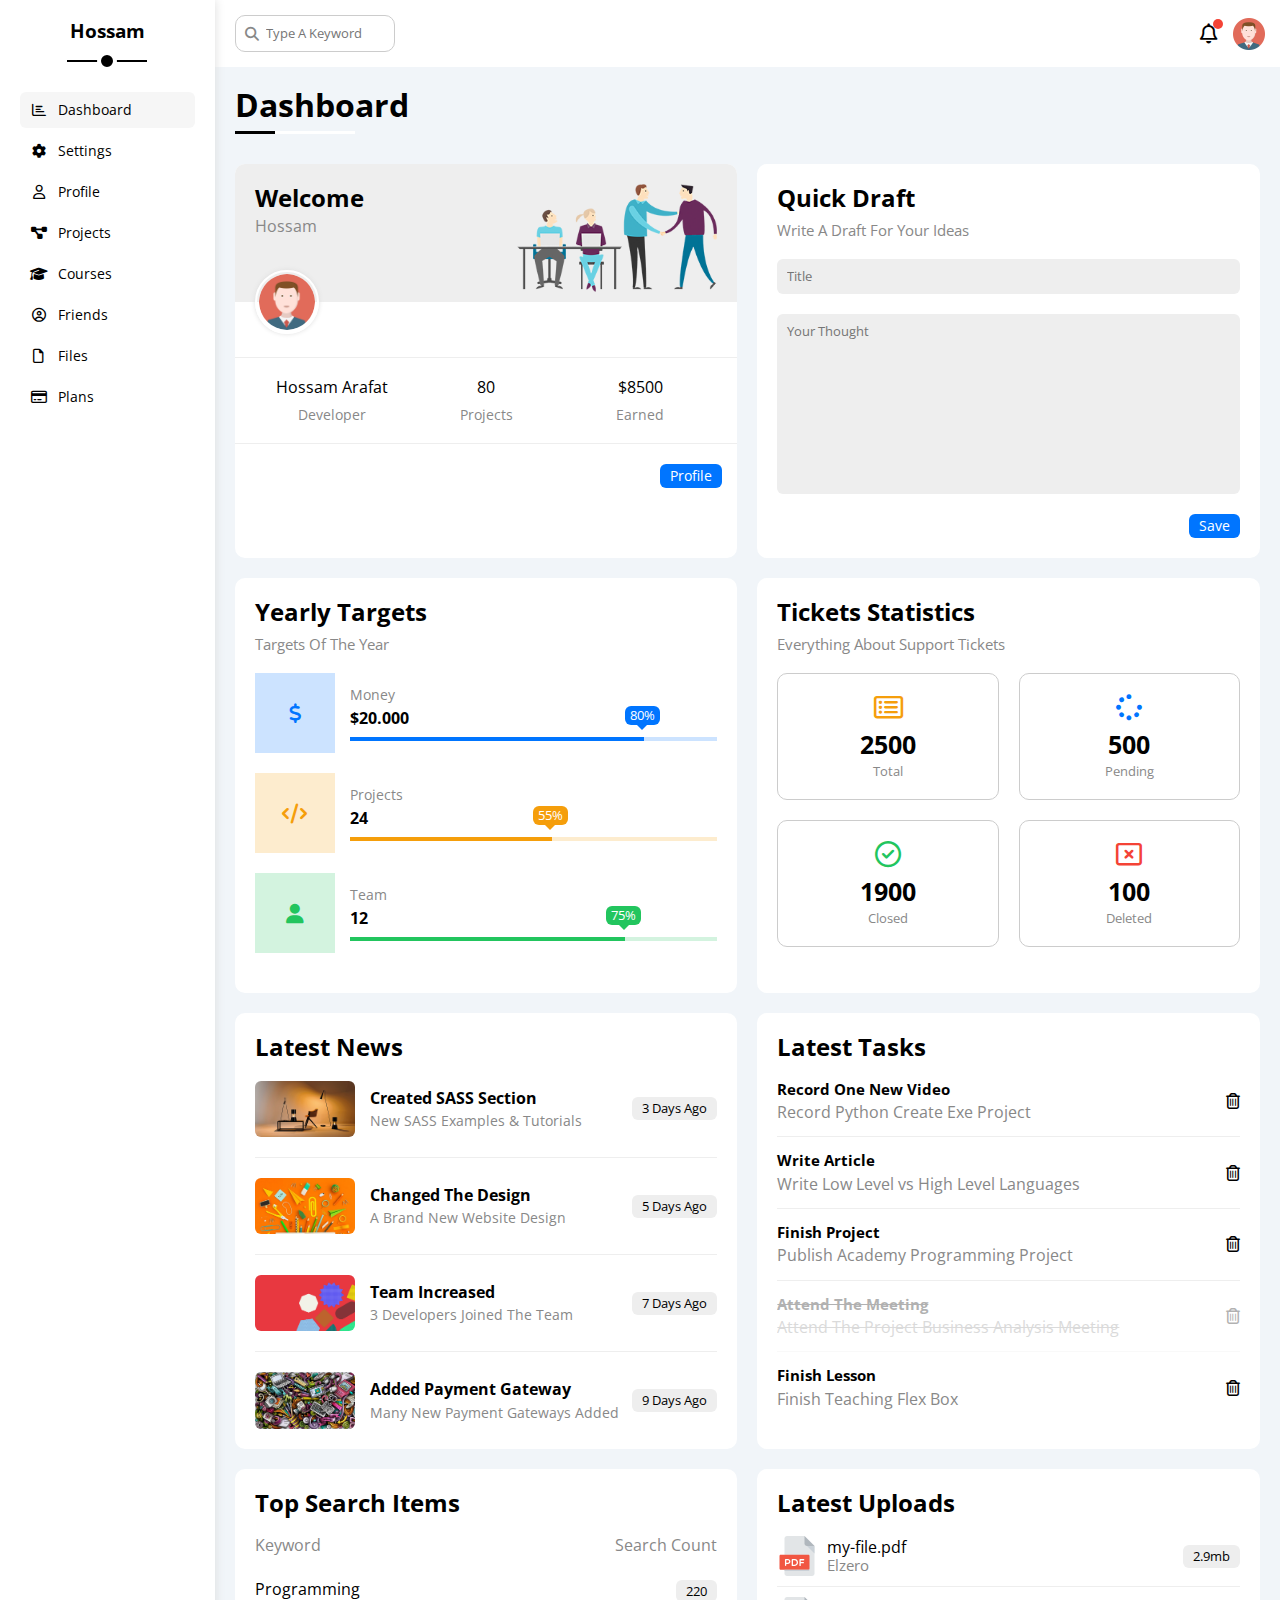
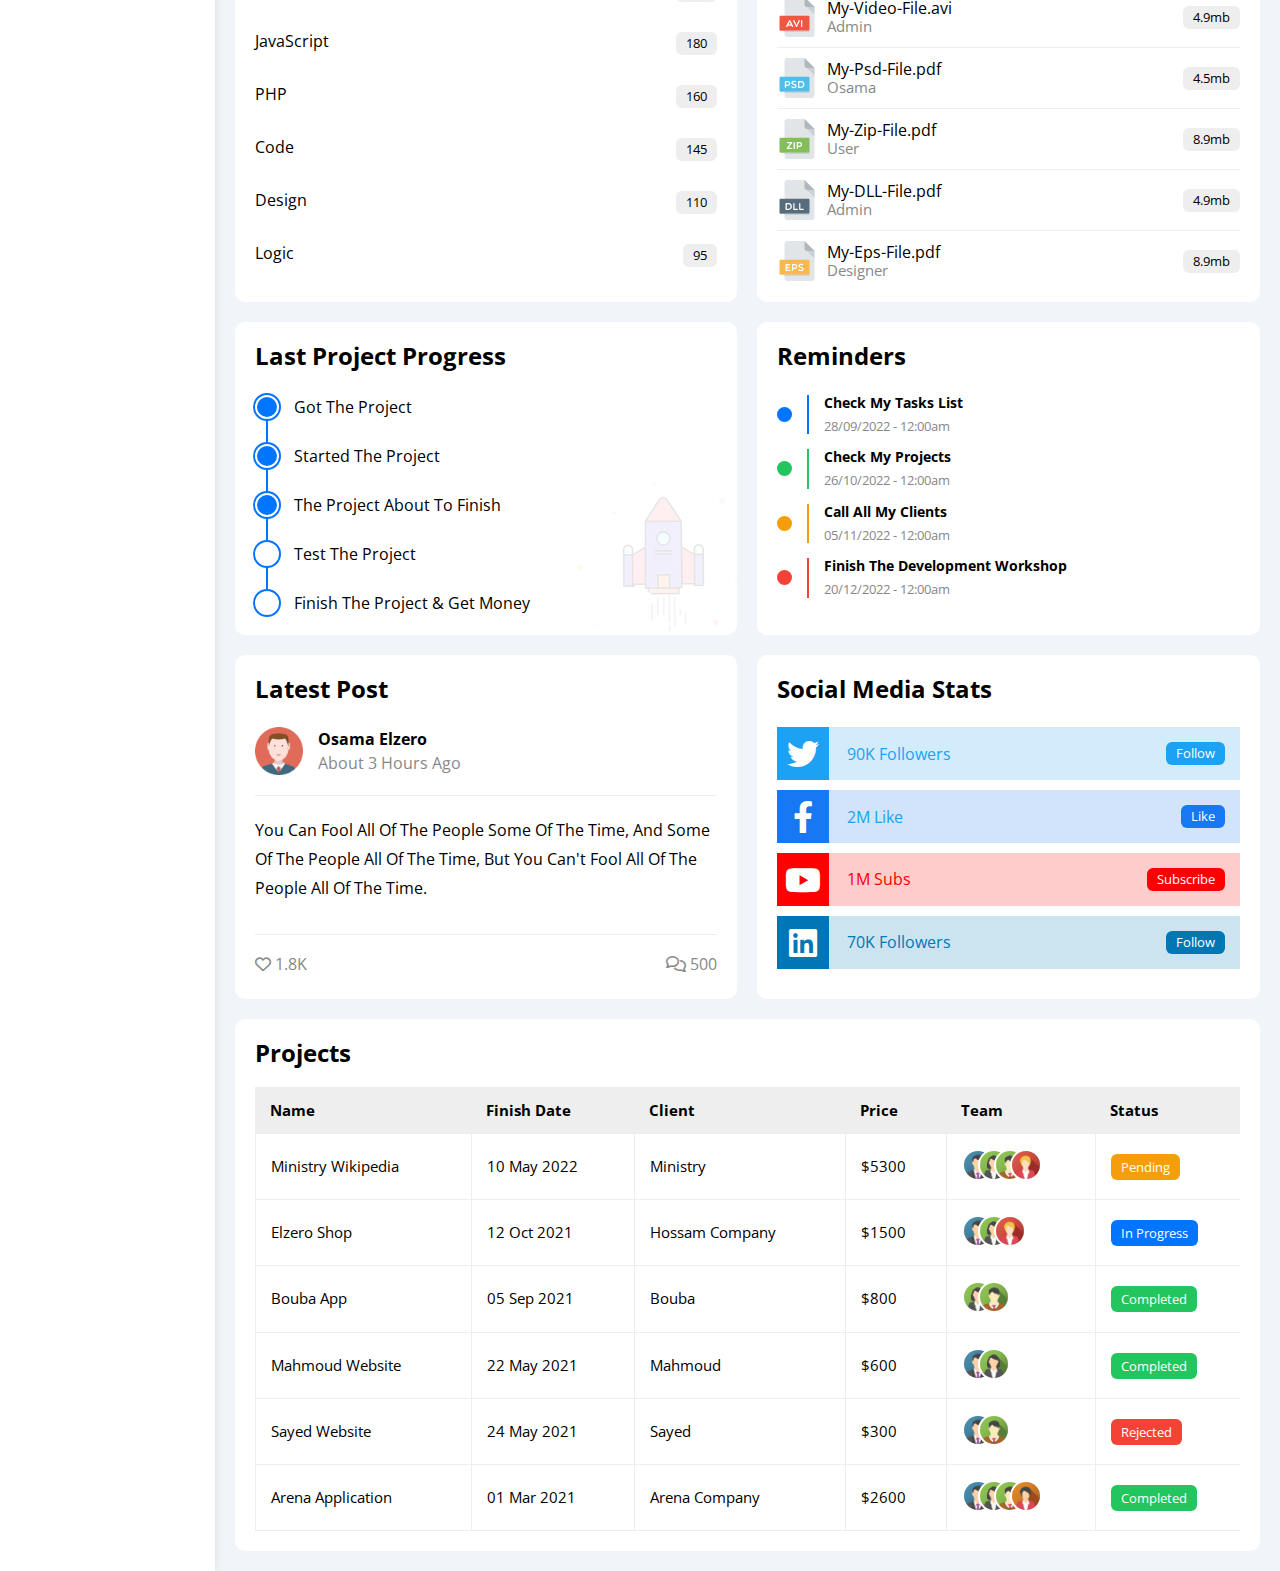
<file: index.html>
<!DOCTYPE html>
<html lang="en">
  <head>
    <meta charset="UTF-8" />
    <meta http-equiv="X-UA-Compatible" content="IE=edge" />
    <meta name="viewport" content="width=device-width, initial-scale=1.0" />
    <!-- Render All Elements Normally -->
    <link rel="stylesheet" href="css/normalize.css" />
    <!--Font Awesome Library, Font icon  -->
    <link rel="stylesheet" href="css/all.min.css" />
    <!-- Framework css File -->
    <link rel="stylesheet" href="css/framework.css" />
    <!-- Main templete CSS File -->
    <link rel="stylesheet" href="css/master.css" />
    <!-- Google Fonts -->
    <link rel="preconnect" href="https://fonts.googleapis.com" />
    <link rel="preconnect" href="https://fonts.gstatic.com" crossorigin />
    <link
      href="https://fonts.googleapis.com/css2?family=Open+Sans:wght@300;500&display=swap"
      rel="stylesheet"
    />
    <title>Dashboard</title>
  </head>
  <body>
    <div class="page d-flex">
      <div class="sidebar bg-white p-20 p-relative">
        <h3 class="p-relative txt-c mt-0">Hossam</h3>
        <ul>
          <li>
            <a
              class="active d-flex align-center fs-14 c-black rad-6 p-10"
              href="index.html"
            >
              <i class="fa-regular fa-chart-bar fa-fw"></i>
              <span>Dashboard</span>
            </a>
          </li>
          <li>
            <a
              class="d-flex align-center fs-14 c-black rad-6 p-10"
              href="settings.html"
            >
              <i class="fa-solid fa-gear fa-fw"></i>
              <span>Settings</span>
            </a>
          </li>
          <li>
            <a
              class="d-flex align-center fs-14 c-black rad-6 p-10"
              href="profile.html"
            >
              <i class="fa-regular fa-user fa-fw"></i>
              <span>Profile</span>
            </a>
          </li>
          <li>
            <a
              class="d-flex align-center fs-14 c-black rad-6 p-10"
              href="projects.html"
            >
              <i class="fa-solid fa-diagram-project fa-fw"></i>
              <span>Projects</span>
            </a>
          </li>
          <li>
            <a
              class="d-flex align-center fs-14 c-black rad-6 p-10"
              href="courses.html"
            >
              <i class="fa-solid fa-graduation-cap fa-fw"></i>
              <span>Courses</span>
            </a>
          </li>
          <li>
            <a
              class="d-flex align-center fs-14 c-black rad-6 p-10"
              href="friends.html"
            >
              <i class="fa-regular fa-circle-user fa-fw"></i>
              <span>Friends</span>
            </a>
          </li>
          <li>
            <a
              class="d-flex align-center fs-14 c-black rad-6 p-10"
              href="files.html"
            >
              <i class="fa-regular fa-file fa-fw"></i>
              <span>Files</span>
            </a>
          </li>
          <li>
            <a
              class="d-flex align-center fs-14 c-black rad-6 p-10"
              href="plans.html"
            >
              <i class="fa-regular fa-credit-card fa-fw"></i>
              <span>Plans</span>
            </a>
          </li>
        </ul>
      </div>
      <div class="content w-full">
        <!-- Start Head -->
        <div class="head bg-white p-15 between-flex">
          <div class="search p-relative">
            <input class="p-10" type="search" placeholder="Type A Keyword" />
          </div>
          <div class="icons d-flex align-center">
            <span class="notification p-relative">
              <i class="fa-regular fa-bell fa-lg"></i>
            </span>
            <img src="images/avatar.png" alt="" />
          </div>
        </div>
        <!-- End Head -->

        <h1 class="p-relative">Dashboard</h1>
        <div class="wrapper d-grid gap-20">
          <!-- Start Welcome Widget -->
          <div class="welcome bg-white rad-10 txt-c-mobile block-mobile">
            <div class="intro p-20 d-flex space-between bg-eee">
              <div>
                <h2 class="m-0">Welcome</h2>
                <p class="c-grey mt-5">Hossam</p>
              </div>
              <img class="hide-mobile" src="images/welcome.png" alt="" />
            </div>
            <img src="images/avatar.png" alt="" class="avatar" />
            <div class="body txt-c d-flex p-20 mt-20 mb-20 block-mobile">
              <div>
                Hossam Arafat
                <span class="d-block c-grey fs-14 mt-10">Developer</span>
              </div>
              <div>
                80 <span class="d-block c-grey fs-14 mt-10">Projects</span>
              </div>
              <div>
                $8500 <span class="d-block c-grey fs-14 mt-10">Earned</span>
              </div>
            </div>
            <a
              href="profile.html"
              class="visit d-block fs-14 bg-blue c-white w-fit btn-shape"
              >Profile</a
            >
          </div>
          <!-- End Welcome Widget -->

          <!-- Start Quick Draft Widget -->
          <div class="quick-draft p-20 bg-white rad-10">
            <h2 class="mt-0 mb-10">Quick Draft</h2>
            <p class="mt-0 mb-20 c-grey fs-15">Write A Draft For Your Ideas</p>
            <form>
              <input
                class="d-block mb-20 w-full p-10 b-none bg-eee rad-6"
                type="text"
                placeholder="Title"
              />
              <textarea
                class="d-block mb-20 w-full p-10 b-none bg-eee rad-6"
                placeholder="Your Thought"
              ></textarea>
              <input
                class="save d-block fs-14 bg-blue c-white b-none w-fit btn-shape"
                type="submit"
                value="Save"
              />
            </form>
          </div>
          <!-- End Quick Draft Widget -->

          <!-- Start Targets Widget -->
          <div class="targets p-20 bg-white rad-10">
            <h2 class="mt-0 mb-10">Yearly Targets</h2>
            <p class="mt-0 mb-20 c-grey fs-15">Targets Of The Year</p>
            <div class="target-row mb-20 blue center-flex">
              <div class="icon center-flex">
                <i class="fa-solid fa-dollar-sign fa-lg c-blue"></i>
              </div>
              <div class="details">
                <span class="fs-14 c-grey">Money</span>
                <span class="d-block mt-5 mb-10 fw-bold">$20.000</span>
                <div class="progress p-relative">
                  <span class="bg-blue blue" style="width: 80%">
                    <span class="bg-blue">80%</span>
                  </span>
                </div>
              </div>
            </div>
            <div class="target-row mb-20 center-flex orange">
              <div class="icon center-flex">
                <i class="fa-solid fa-code fa-lg c-orange"></i>
              </div>
              <div class="details">
                <span class="fs-14 c-grey">Projects</span>
                <span class="d-block mt-5 mb-10 fw-bold">24</span>
                <div class="progress p-relative">
                  <span class="bg-orange orange" style="width: 55%">
                    <span class="bg-orange">55%</span>
                  </span>
                </div>
              </div>
            </div>
            <div class="target-row mb-20 center-flex green">
              <div class="icon center-flex">
                <i class="fa-solid fa-user fa-lg c-green"></i>
              </div>
              <div class="details">
                <span class="fs-14 c-grey">Team</span>
                <span class="d-block mt-5 mb-10 fw-bold">12</span>
                <div class="progress p-relative">
                  <span class="bg-green green" style="width: 75%">
                    <span class="bg-green">75%</span>
                  </span>
                </div>
              </div>
            </div>
          </div>
          <!-- End Targets Widget -->

          <!-- Start Ticket Widget -->
          <div class="tickets p-20 bg-white rad-10">
            <h2 class="mt-0 mb-10">Tickets Statistics</h2>
            <p class="mt-0 mb-20 c-grey fs-15">
              Everything About Support Tickets
            </p>
            <div class="d-flex txt-c gap-20 f-wrap">
              <div class="box p-20 rad-10 fs-13 c-grey">
                <i
                  class="fa-regular fa-rectangle-list fa-2x mb-10 c-orange"
                ></i>
                <span class="d-block c-black fw-bold fs-25 mb-5">2500</span>
                Total
              </div>
              <div class="box p-20 rad-10 fs-13 c-grey">
                <i class="fa-solid fa-spinner fa-2x mb-10 c-blue"></i>
                <span class="d-block c-black fw-bold fs-25 mb-5">500</span>
                Pending
              </div>
              <div class="box p-20 rad-10 fs-13 c-grey">
                <i class="fa-regular fa-circle-check fa-2x mb-10 c-green"></i>
                <span class="d-block c-black fw-bold fs-25 mb-5">1900</span>
                Closed
              </div>
              <div class="box p-20 rad-10 fs-13 c-grey">
                <i class="fa-regular fa-rectangle-xmark fa-2x mb-10 c-red"></i>
                <span class="d-block c-black fw-bold fs-25 mb-5">100</span>
                Deleted
              </div>
            </div>
          </div>
          <!-- End Ticket Widget -->

          <!-- Start Latest News Widget -->
          <div class="latest-news p-20 bg-white rad-10 txt-c-mobile">
            <h2 class="mt-0 mb-20">Latest News</h2>
            <div class="news-row d-flex align-center">
              <img src="images/news-01.png" alt="" />
              <div class="info">
                <h3>Created SASS Section</h3>
                <p class="m-0 fs-14 c-grey">New SASS Examples & Tutorials</p>
              </div>
              <div class="btn-shape bg-eee fs-13 label">3 Days Ago</div>
            </div>
            <div class="news-row d-flex align-center">
              <img src="images/news-02.png" alt="" />
              <div class="info">
                <h3>Changed The Design</h3>
                <p class="m-0 fs-14 c-grey">A Brand New Website Design</p>
              </div>
              <div class="btn-shape bg-eee fs-13 label">5 Days Ago</div>
            </div>
            <div class="news-row d-flex align-center">
              <img src="images/news-03.png" alt="" />
              <div class="info">
                <h3>Team Increased</h3>
                <p class="m-0 fs-14 c-grey">3 Developers Joined The Team</p>
              </div>
              <div class="btn-shape bg-eee fs-13 label">7 Days Ago</div>
            </div>
            <div class="news-row d-flex align-center">
              <img src="images/news-04.png" alt="" />
              <div class="info">
                <h3>Added Payment Gateway</h3>
                <p class="m-0 fs-14 c-grey">Many New Payment Gateways Added</p>
              </div>
              <div class="btn-shape bg-eee fs-13 label">9 Days Ago</div>
            </div>
          </div>
          <!-- End Latest News Widget -->

          <!-- Start Tasks Widget -->
          <div class="tasks p-20 bg-white rad-10">
            <h2 class="mt-0 mb-20">Latest Tasks</h2>
            <div class="task-row between-flex">
              <div class="info">
                <h3 class="mt-0 mb-5 fs-15">Record One New Video</h3>
                <p class="m-0 c-grey">Record Python Create Exe Project</p>
              </div>
              <i class="fa-regular fa-trash-can delete"></i>
            </div>
            <div class="task-row between-flex">
              <div class="info">
                <h3 class="mt-0 mb-5 fs-15">Write Article</h3>
                <p class="m-0 c-grey">
                  Write Low Level vs High Level Languages
                </p>
              </div>
              <i class="fa-regular fa-trash-can delete"></i>
            </div>
            <div class="task-row between-flex">
              <div class="info">
                <h3 class="mt-0 mb-5 fs-15">Finish Project</h3>
                <p class="m-0 c-grey">Publish Academy Programming Project</p>
              </div>
              <i class="fa-regular fa-trash-can delete"></i>
            </div>
            <div class="task-row between-flex done">
              <div class="info">
                <h3 class="mt-0 mb-5 fs-15">Attend The Meeting</h3>
                <p class="m-0 c-grey">
                  Attend The Project Business Analysis Meeting
                </p>
              </div>
              <i class="fa-regular fa-trash-can delete"></i>
            </div>
            <div class="task-row between-flex">
              <div class="info">
                <h3 class="mt-0 mb-5 fs-15">Finish Lesson</h3>
                <p class="m-0 c-grey">Finish Teaching Flex Box</p>
              </div>
              <i class="fa-regular fa-trash-can delete"></i>
            </div>
          </div>
          <!-- End Tasks -->

          <!-- Start Top Search Word Widget -->
          <div class="search-items p-20 bg-white rad-10">
            <h2 class="mt-0 mb-20">Top Search Items</h2>
            <div class="items-head d-flex space-between c-grey mb-10">
              <div>Keyword</div>
              <div>Search Count</div>
            </div>
            <div class="items d-flex space-between pt-15 pb-15">
              <span>Programming</span>
              <span class="bg-eee fs-13 btn-shape">220</span>
            </div>
            <div class="items d-flex space-between pt-15 pb-15">
              <span>JavaScript</span>
              <span class="bg-eee btn-shape fs-13">180</span>
            </div>
            <div class="items d-flex space-between pt-15 pb-15">
              <span>PHP</span>
              <span class="bg-eee btn-shape fs-13">160</span>
            </div>
            <div class="items d-flex space-between pt-15 pb-15">
              <span>Code</span>
              <span class="bg-eee btn-shape fs-13">145</span>
            </div>
            <div class="items d-flex space-between pt-15 pb-15">
              <span>Design</span>
              <span class="bg-eee btn-shape fs-13">110</span>
            </div>
            <div class="items d-flex space-between pt-15 pb-15">
              <span>Logic</span>
              <span class="bg-eee btn-shape fs-13">95</span>
            </div>
          </div>
          <!-- End Top Search Word Widget -->

          <!-- Start Latest Uploads Widget -->
          <div class="latest-uploads p-20 bg-white rad-10">
            <h2 class="mt-0 mb-20">Latest Uploads</h2>
            <ul class="m-0">
              <li class="between-flex pb-10 mb-10">
                <div class="d-flex align-center">
                  <img class="mr-10" src="images/pdf.svg" alt="" />
                  <div>
                    <span class="d-block">my-file.pdf</span>
                    <span class="fs-15 c-grey">Elzero</span>
                  </div>
                </div>
                <div class="bg-eee btn-shape fs-13">2.9mb</div>
              </li>
              <li class="between-flex pb-10 mb-10">
                <div class="d-flex align-center">
                  <img class="mr-10" src="images/avi.svg" alt="" />
                  <div>
                    <span class="d-block">My-Video-File.avi</span>
                    <span class="fs-15 c-grey">Admin</span>
                  </div>
                </div>
                <div class="bg-eee btn-shape fs-13">4.9mb</div>
              </li>
              <li class="between-flex pb-10 mb-10">
                <div class="d-flex align-center">
                  <img class="mr-10" src="images/psd.svg" alt="" />
                  <div>
                    <span class="d-block">My-Psd-File.pdf</span>
                    <span class="fs-15 c-grey">Osama</span>
                  </div>
                </div>
                <div class="bg-eee btn-shape fs-13">4.5mb</div>
              </li>
              <li class="between-flex pb-10 mb-10">
                <div class="d-flex align-center">
                  <img class="mr-10" src="images/zip.svg" alt="" />
                  <div>
                    <span class="d-block">My-Zip-File.pdf</span>
                    <span class="fs-15 c-grey">User</span>
                  </div>
                </div>
                <div class="bg-eee btn-shape fs-13">8.9mb</div>
              </li>
              <li class="between-flex pb-10 mb-10">
                <div class="d-flex align-center">
                  <img class="mr-10" src="images/dll.svg" alt="" />
                  <div>
                    <span class="d-block">My-DLL-File.pdf</span>
                    <span class="fs-15 c-grey">Admin</span>
                  </div>
                </div>
                <div class="bg-eee btn-shape fs-13">4.9mb</div>
              </li>
              <li class="between-flex">
                <div class="d-flex align-center">
                  <img class="mr-10" src="images/eps.svg" alt="" />
                  <div>
                    <span class="d-block">My-Eps-File.pdf</span>
                    <span class="fs-15 c-grey">Designer</span>
                  </div>
                </div>
                <div class="bg-eee btn-shape fs-13">8.9mb</div>
              </li>
            </ul>
          </div>
          <!-- End Latest Uploads Widget -->

          <!-- Start Last Project Progress Widget -->
          <div class="last-project p-20 bg-white rad-10 p-relative">
            <h2 class="mt-0 mb-20">Last Project Progress</h2>
            <ul class="m-0 p-relative">
              <li class="mt-25 d-flex align-center done">Got The Project</li>
              <li class="mt-25 d-flex align-center done">
                Started The Project
              </li>
              <li class="mt-25 d-flex align-center done">
                The Project About To Finish
              </li>
              <li class="mt-25 d-flex align-center current">
                Test The Project
              </li>
              <li class="mt-25 d-flex align-center">
                Finish The Project & Get Money
              </li>
            </ul>
            <img
              class="launch-icon hide-mobile"
              src="images/project.png"
              alt=""
            />
          </div>
          <!-- End Last Project Progress Widget -->

          <!-- Start Reminders Widget -->
          <div class="reminders p-20 bg-white rad-10 p-relative">
            <h2 class="mt-0 mb-25">Reminders</h2>
            <ul class="m-0">
              <li class="d-flex align-center mt-15">
                <span class="key bg-blue mr-15 d-block rad-half"></span>
                <div class="pl-15 blue">
                  <p class="fs-14 fw-bold mt-0 mb-5">Check My Tasks List</p>
                  <span class="fs-13 c-grey">28/09/2022 - 12:00am</span>
                </div>
              </li>
              <li class="d-flex align-center mt-15">
                <span class="key bg-green mr-15 d-block rad-half"></span>
                <div class="pl-15 green">
                  <p class="fs-14 fw-bold mt-0 mb-5">Check My Projects</p>
                  <span class="fs-13 c-grey">26/10/2022 - 12:00am</span>
                </div>
              </li>
              <li class="d-flex align-center mt-15">
                <span class="key bg-orange mr-15 d-block rad-half"></span>
                <div class="pl-15 orange">
                  <p class="fs-14 fw-bold mt-0 mb-5">Call All My Clients</p>
                  <span class="fs-13 c-grey">05/11/2022 - 12:00am</span>
                </div>
              </li>
              <li class="d-flex align-center mt-15">
                <span class="key bg-red mr-15 d-block rad-half"></span>
                <div class="pl-15 red">
                  <p class="fs-14 fw-bold mt-0 mb-5">
                    Finish The Development Workshop
                  </p>
                  <span class="fs-13 c-grey">20/12/2022 - 12:00am</span>
                </div>
              </li>
            </ul>
          </div>
          <!-- End Reminders Widget -->

          <!-- Start Latest Post Widget -->
          <div class="latest-post p-20 bg-white rad-10 p-relative">
            <h2 class="mt-0 mb-25">Latest Post</h2>
            <div class="top d-flex align-center">
              <img class="avatar mr-15" src="images/avatar.png" alt="" />
              <div class="info">
                <span class="d-block mb-5 fw-bold">Osama Elzero</span>
                <span class="c-grey">About 3 Hours Ago</span>
              </div>
            </div>
            <div class="post-content txt-c-mobile pt-20 pb-20 mt-20 mb-20">
              You can fool all of the people some of the time, and some of the
              people all of the time, but you can't fool all of the people all
              of the time.
            </div>
            <div class="post-stats between-flex c-grey">
              <div>
                <i class="fa-regular fa-heart"></i>
                <span>1.8K</span>
              </div>
              <div>
                <i class="fa-regular fa-comments"></i>
                <span>500</span>
              </div>
            </div>
          </div>
          <!-- End Latest Post Widget -->

          <!-- Start Social Media Stats Widget -->
          <div class="social-media p-20 bg-white rad-10 p-relative">
            <h2 class="mt-0 mb-25">Social Media Stats</h2>
            <div class="box twitter p-15 p-relative mb-10 between-flex">
              <i
                class="fa-brands fa-twitter fa-2x c-white h-full center-flex"
              ></i>
              <span>90K Followers</span>
              <a class="fs-13 c-white btn-shape" href="#">Follow</a>
            </div>
            <div class="box facebook p-15 p-relative mb-10 between-flex">
              <i
                class="fa-brands fa-facebook-f fa-2x c-white h-full center-flex"
              ></i>
              <span>2M Like</span>
              <a class="fs-13 c-white btn-shape" href="#">Like</a>
            </div>
            <div class="box youtube p-15 p-relative mb-10 between-flex">
              <i
                class="fa-brands fa-youtube fa-2x c-white h-full center-flex"
              ></i>
              <span>1M Subs</span>
              <a class="fs-13 c-white btn-shape" href="#">Subscribe</a>
            </div>
            <div class="box linkedin p-15 p-relative mb-10 between-flex">
              <i
                class="fa-brands fa-linkedin fa-2x c-white h-full center-flex"
              ></i>
              <span>70K Followers</span>
              <a class="fs-13 c-white btn-shape" href="#">Follow</a>
            </div>
          </div>
          <!--End Media Stats Widget -->
        </div>

        <!-- Start Projects Table -->
        <div class="projects p-20 bg-white rad-10 m-20">
          <h2 class="mt-0 mb-20">Projects</h2>
          <div class="responsive-table">
            <table class="fs-15 w-full">
              <thead>
                <tr>
                  <td>Name</td>
                  <td>Finish Date</td>
                  <td>Client</td>
                  <td>Price</td>
                  <td>Team</td>
                  <td>Status</td>
                </tr>
              </thead>
              <tbody>
                <tr>
                  <td>Ministry Wikipedia</td>
                  <td>10 May 2022</td>
                  <td>Ministry</td>
                  <td>$5300</td>
                  <td>
                    <img src="images/team-01.png" alt="" />
                    <img src="images/team-02.png" alt="" />
                    <img src="images/team-03.png" alt="" />
                    <img src="images/team-05.png" alt="" />
                  </td>
                  <td>
                    <span class="label btn-shape bg-orange c-white"
                      >Pending</span
                    >
                  </td>
                </tr>
                <tr>
                  <td>Elzero Shop</td>
                  <td>12 Oct 2021</td>
                  <td>Hossam Company</td>
                  <td>$1500</td>
                  <td>
                    <img src="images/team-01.png" alt="" />
                    <img src="images/team-02.png" alt="" />
                    <img src="images/team-05.png" alt="" />
                  </td>
                  <td>
                    <span class="label btn-shape bg-blue c-white"
                      >In Progress</span
                    >
                  </td>
                </tr>
                <tr>
                  <td>Bouba App</td>
                  <td>05 Sep 2021</td>
                  <td>Bouba</td>
                  <td>$800</td>
                  <td>
                    <img src="images/team-02.png" alt="" />
                    <img src="images/team-03.png" alt="" />
                  </td>
                  <td>
                    <span class="label btn-shape bg-green c-white"
                      >Completed</span
                    >
                  </td>
                </tr>
                <tr>
                  <td>Mahmoud Website</td>
                  <td>22 May 2021</td>
                  <td>Mahmoud</td>
                  <td>$600</td>
                  <td>
                    <img src="images/team-01.png" alt="" />
                    <img src="images/team-02.png" alt="" />
                  </td>
                  <td>
                    <span class="label btn-shape bg-green c-white"
                      >Completed</span
                    >
                  </td>
                </tr>
                <tr>
                  <td>Sayed Website</td>
                  <td>24 May 2021</td>
                  <td>Sayed</td>
                  <td>$300</td>
                  <td>
                    <img src="images/team-01.png" alt="" />
                    <img src="images/team-03.png" alt="" />
                  </td>
                  <td>
                    <span class="label btn-shape bg-red c-white">Rejected</span>
                  </td>
                </tr>
                <tr>
                  <td>Arena Application</td>
                  <td>01 Mar 2021</td>
                  <td>Arena Company</td>
                  <td>$2600</td>
                  <td>
                    <img src="images/team-01.png" alt="" />
                    <img src="images/team-02.png" alt="" />
                    <img src="images/team-03.png" alt="" />
                    <img src="images/team-04.png" alt="" />
                  </td>
                  <td>
                    <span class="label btn-shape bg-green c-white"
                      >Completed</span
                    >
                  </td>
                </tr>
              </tbody>
            </table>
          </div>
        </div>
        <!-- End Projects Table -->
      </div>
    </div>
  </body>
</html>
</file>
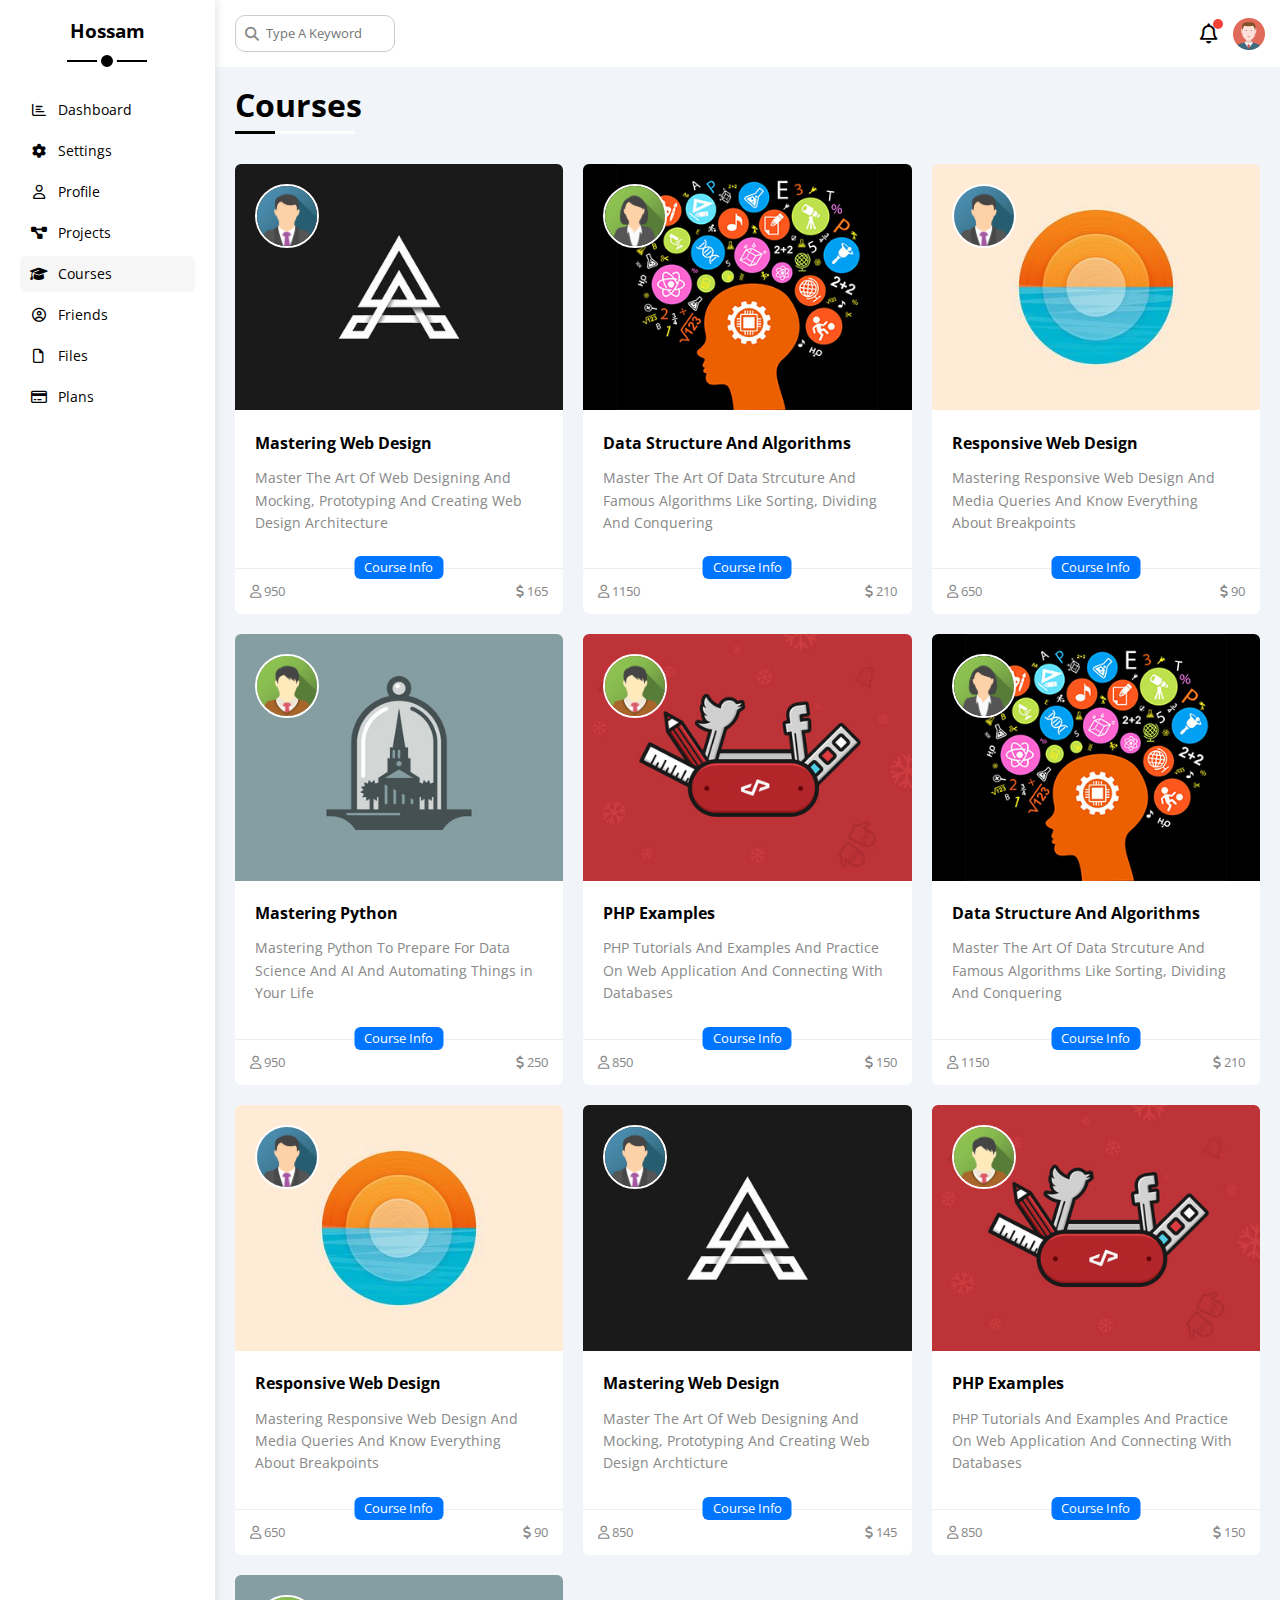
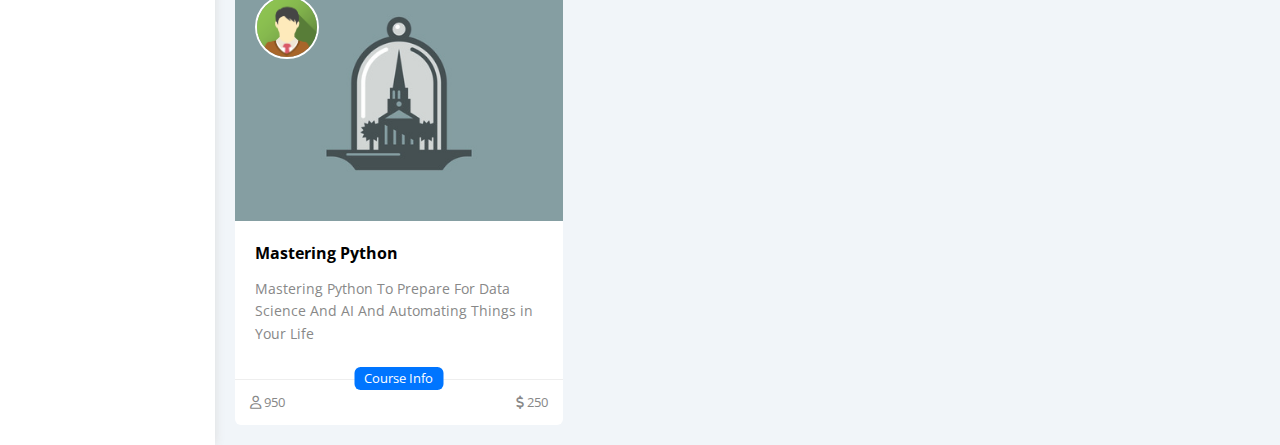
<file: courses.html>
<!DOCTYPE html>
<html lang="en">
  <head>
    <meta charset="UTF-8" />
    <meta http-equiv="X-UA-Compatible" content="IE=edge" />
    <meta name="viewport" content="width=device-width, initial-scale=1.0" />
    <!-- Render All Elements Normally -->
    <link rel="stylesheet" href="css/normalize.css" />
    <!--Font Awesome Library, Font icon  -->
    <link rel="stylesheet" href="css/all.min.css" />
    <!-- Framework css File -->
    <link rel="stylesheet" href="css/framework.css" />
    <!-- Main templete CSS File -->
    <link rel="stylesheet" href="css/master.css" />
    <!-- Google Fonts -->
    <link rel="preconnect" href="https://fonts.googleapis.com" />
    <link rel="preconnect" href="https://fonts.gstatic.com" crossorigin />
    <link
      href="https://fonts.googleapis.com/css2?family=Open+Sans:wght@300;500&display=swap"
      rel="stylesheet"
    />
    <title>Courses</title>
  </head>
  <body>
    <div class="page d-flex">
      <div class="sidebar bg-white p-20 p-relative">
        <h3 class="p-relative txt-c mt-0">Hossam</h3>
        <ul>
          <li>
            <a class="d-flex align-center fs-14 c-black rad-6 p-10" href="index.html">
              <i class="fa-regular fa-chart-bar fa-fw"></i>
              <span>Dashboard</span>
            </a>
          </li>
          <li>
            <a class="d-flex align-center fs-14 c-black rad-6 p-10" href="settings.html">
              <i class="fa-solid fa-gear fa-fw"></i>
              <span>Settings</span>
            </a>
          </li>
          <li>
            <a class="d-flex align-center fs-14 c-black rad-6 p-10" href="profile.html">
              <i class="fa-regular fa-user fa-fw"></i>
              <span>Profile</span>
            </a>
          </li>
          <li>
            <a class="d-flex align-center fs-14 c-black rad-6 p-10" href="projects.html">
              <i class="fa-solid fa-diagram-project fa-fw"></i>
              <span>Projects</span>
            </a>
          </li>
          <li>
            <a class="active d-flex align-center fs-14 c-black rad-6 p-10" href="courses.html">
              <i class="fa-solid fa-graduation-cap fa-fw"></i>
              <span>Courses</span>
            </a>
          </li>
          <li>
            <a class="d-flex align-center fs-14 c-black rad-6 p-10" href="friends.html">
              <i class="fa-regular fa-circle-user fa-fw"></i>
              <span>Friends</span>
            </a>
          </li>
          <li>
            <a class="d-flex align-center fs-14 c-black rad-6 p-10" href="files.html">
              <i class="fa-regular fa-file fa-fw"></i>
              <span>Files</span>
            </a>
          </li>
          <li>
            <a class="d-flex align-center fs-14 c-black rad-6 p-10" href="plans.html">
              <i class="fa-regular fa-credit-card fa-fw"></i>
              <span>Plans</span>
            </a>
          </li>
        </ul>
      </div>
      <div class="content w-full">
        <!-- Start Head -->
        <div class="head bg-white p-15 between-flex">
          <div class="search p-relative">
            <input class="p-10" type="search" placeholder="Type A Keyword" />
          </div>
          <div class="icons d-flex align-center">
            <span class="notification p-relative">
              <i class="fa-regular fa-bell fa-lg"></i>
            </span>
            <img src="images/avatar.png" alt="" />
          </div>
        </div>
        <!-- End Head -->
        <h1 class="p-relative">Courses</h1>
        <div class="courses-page d-grid m-20 gap-20">
          <div class="course bg-white rad-6 p-relative">
            <img class="cover" src="images/course-01.jpg" alt="" />
            <img class="instructor" src="images/team-01.png" alt="" />
            <div class="p-20">
              <h4 class="m-0">Mastering Web Design</h4>
              <p class="description c-grey mt-15 fs-14">
                Master The Art Of Web Designing And Mocking, Prototyping And Creating Web Design Architecture
              </p>
            </div>
            <div class="info p-15 p-relative between-flex">
              <span class="title bg-blue c-white btn-shape">Course Info</span>
              <span class="c-grey">
                <i class="fa-regular fa-user"></i>
                950
              </span>
              <span class="c-grey">
                <i class="fa-solid fa-dollar-sign"></i>
                165
              </span>
            </div>
          </div>
          <div class="course bg-white rad-6 p-relative">
            <img class="cover" src="images/course-02.jpg" alt="" />
            <img class="instructor" src="images/team-02.png" alt="" />
            <div class="p-20">
              <h4 class="m-0">Data Structure And Algorithms</h4>
              <p class="description c-grey mt-15 fs-14">
                Master The Art Of Data Strcuture And Famous Algorithms Like Sorting, Dividing And Conquering
              </p>
            </div>
            <div class="info p-15 p-relative between-flex">
              <span class="title bg-blue c-white btn-shape">Course Info</span>
              <span class="c-grey"> <i class="fa-regular fa-user"></i> 1150</span>
              <span class="c-grey"><i class="fa-solid fa-dollar-sign"></i> 210</span>
            </div>
          </div>
          <div class="course bg-white rad-6 p-relative">
            <img class="cover" src="images/course-03.jpg" alt="" />
            <img class="instructor" src="images/team-01.png" alt="" />
            <div class="p-20">
              <h4 class="m-0">Responsive Web Design</h4>
              <p class="description c-grey mt-15 fs-14">
                Mastering Responsive Web Design And Media Queries And Know Everything About Breakpoints
              </p>
            </div>
            <div class="info p-15 p-relative between-flex">
              <span class="title bg-blue c-white btn-shape">Course Info</span>
              <span class="c-grey"> <i class="fa-regular fa-user"></i> 650</span>
              <span class="c-grey"><i class="fa-solid fa-dollar-sign"></i> 90</span>
            </div>
          </div>
          <div class="course bg-white rad-6 p-relative">
            <img class="cover" src="images/course-04.jpg" alt="" />
            <img class="instructor" src="images/team-03.png" alt="" />
            <div class="p-20">
              <h4 class="m-0">Mastering Python</h4>
              <p class="description c-grey mt-15 fs-14">
                Mastering Python To Prepare For Data Science And AI And Automating Things in Your Life
              </p>
            </div>
            <div class="info p-15 p-relative between-flex">
              <span class="title bg-blue c-white btn-shape">Course Info</span>
              <span class="c-grey"> <i class="fa-regular fa-user"></i> 950</span>
              <span class="c-grey"><i class="fa-solid fa-dollar-sign"></i> 250</span>
            </div>
          </div>
          <div class="course bg-white rad-6 p-relative">
            <img class="cover" src="images/course-05.jpg" alt="" />
            <img class="instructor" src="images/team-03.png" alt="" />
            <div class="p-20">
              <h4 class="m-0">PHP Examples</h4>
              <p class="description c-grey mt-15 fs-14">
                PHP Tutorials And Examples And Practice On Web Application And Connecting With Databases
              </p>
            </div>
            <div class="info p-15 p-relative between-flex">
              <span class="title bg-blue c-white btn-shape">Course Info</span>
              <span class="c-grey"> <i class="fa-regular fa-user"></i> 850</span>
              <span class="c-grey"><i class="fa-solid fa-dollar-sign"></i> 150</span>
            </div>
          </div>
          <div class="course bg-white rad-6 p-relative">
            <img class="cover" src="images/course-02.jpg" alt="" />
            <img class="instructor" src="images/team-02.png" alt="" />
            <div class="p-20">
              <h4 class="m-0">Data Structure And Algorithms</h4>
              <p class="description c-grey mt-15 fs-14">
                Master The Art Of Data Strcuture And Famous Algorithms Like Sorting, Dividing And Conquering
              </p>
            </div>
            <div class="info p-15 p-relative between-flex">
              <span class="title bg-blue c-white btn-shape">Course Info</span>
              <span class="c-grey"> <i class="fa-regular fa-user"></i> 1150</span>
              <span class="c-grey"><i class="fa-solid fa-dollar-sign"></i> 210</span>
            </div>
          </div>
          <div class="course bg-white rad-6 p-relative">
            <img class="cover" src="images/course-03.jpg" alt="" />
            <img class="instructor" src="images/team-01.png" alt="" />
            <div class="p-20">
              <h4 class="m-0">Responsive Web Design</h4>
              <p class="description c-grey mt-15 fs-14">
                Mastering Responsive Web Design And Media Queries And Know Everything About Breakpoints
              </p>
            </div>
            <div class="info p-15 p-relative between-flex">
              <span class="title bg-blue c-white btn-shape">Course Info</span>
              <span class="c-grey"> <i class="fa-regular fa-user"></i> 650</span>
              <span class="c-grey"><i class="fa-solid fa-dollar-sign"></i> 90</span>
            </div>
          </div>
          <div class="course bg-white rad-6 p-relative">
            <img class="cover" src="images/course-01.jpg" alt="" />
            <img class="instructor" src="images/team-01.png" alt="" />
            <div class="p-20">
              <h4 class="m-0">Mastering Web Design</h4>
              <p class="description c-grey mt-15 fs-14">
                Master The Art Of Web Designing And Mocking, Prototyping And Creating Web Design Archticture
              </p>
            </div>
            <div class="info p-15 p-relative between-flex">
              <span class="title bg-blue c-white btn-shape">Course Info</span>
              <span class="c-grey"> <i class="fa-regular fa-user"></i> 850</span>
              <span class="c-grey"><i class="fa-solid fa-dollar-sign"></i> 145</span>
            </div>
          </div>
          <div class="course bg-white rad-6 p-relative">
            <img class="cover" src="images/course-05.jpg" alt="" />
            <img class="instructor" src="images/team-03.png" alt="" />
            <div class="p-20">
              <h4 class="m-0">PHP Examples</h4>
              <p class="description c-grey mt-15 fs-14">
                PHP Tutorials And Examples And Practice On Web Application And Connecting With Databases
              </p>
            </div>
            <div class="info p-15 p-relative between-flex">
              <span class="title bg-blue c-white btn-shape">Course Info</span>
              <span class="c-grey"> <i class="fa-regular fa-user"></i> 850</span>
              <span class="c-grey"><i class="fa-solid fa-dollar-sign"></i> 150</span>
            </div>
          </div>
          <div class="course bg-white rad-6 p-relative">
            <img class="cover" src="images/course-04.jpg" alt="" />
            <img class="instructor" src="images/team-03.png" alt="" />
            <div class="p-20">
              <h4 class="m-0">Mastering Python</h4>
              <p class="description c-grey mt-15 fs-14">
                Mastering Python To Prepare For Data Science And AI And Automating Things in Your Life
              </p>
            </div>
            <div class="info p-15 p-relative between-flex">
              <span class="title bg-blue c-white btn-shape">Course Info</span>
              <span class="c-grey"> <i class="fa-regular fa-user"></i> 950</span>
              <span class="c-grey"><i class="fa-solid fa-dollar-sign"></i> 250</span>
            </div>
          </div>
        </div>
      </div>
    </div>
  </body>
</html>
</file>
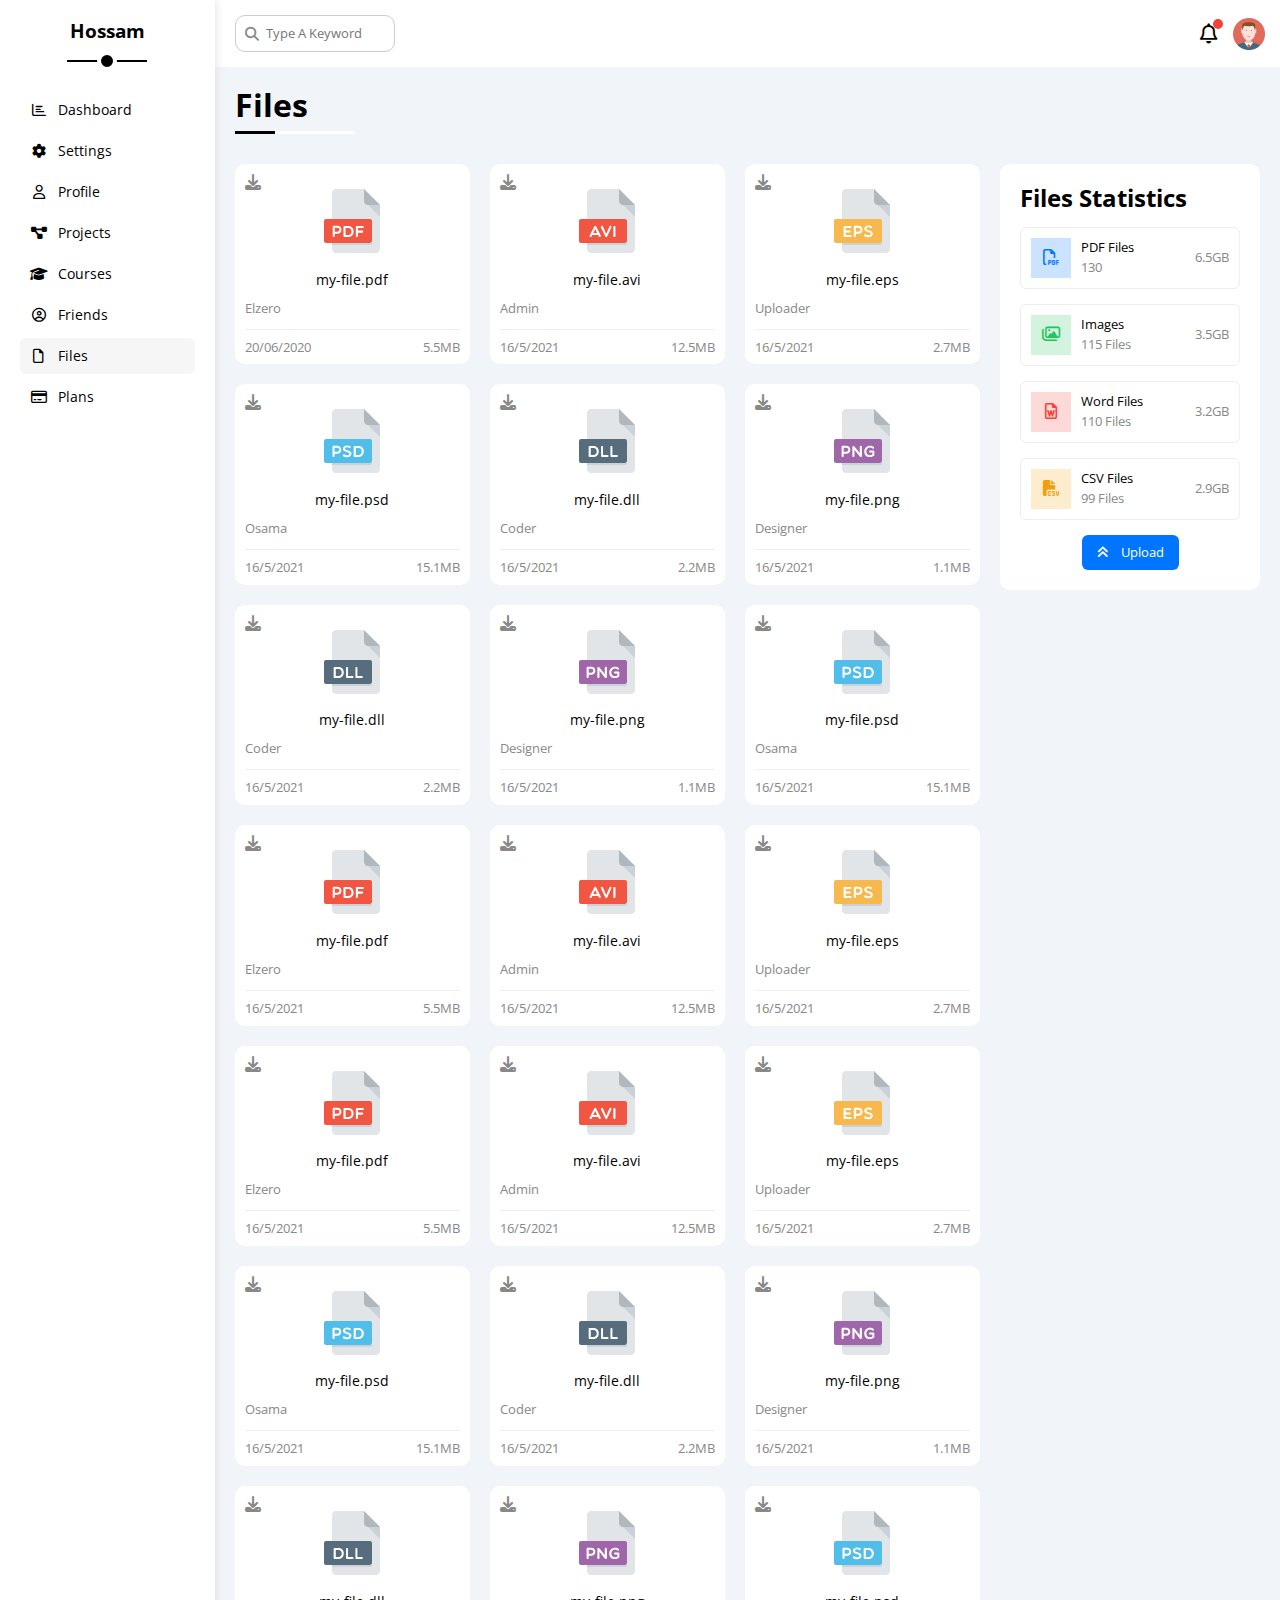
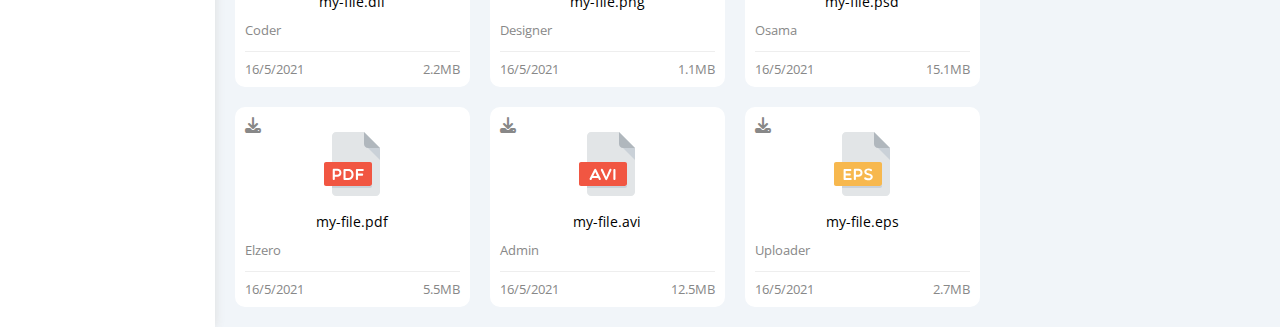
<file: files.html>
<!DOCTYPE html>
<html lang="en">
  <head>
    <meta charset="UTF-8" />
    <meta http-equiv="X-UA-Compatible" content="IE=edge" />
    <meta name="viewport" content="width=device-width, initial-scale=1.0" />
    <!-- Render All Elements Normally -->
    <link rel="stylesheet" href="css/normalize.css" />
    <!--Font Awesome Library, Font icon  -->
    <link rel="stylesheet" href="css/all.min.css" />
    <!-- Framework css File -->
    <link rel="stylesheet" href="css/framework.css" />
    <!-- Main templete CSS File -->
    <link rel="stylesheet" href="css/master.css" />
    <!-- Google Fonts -->
    <link rel="preconnect" href="https://fonts.googleapis.com" />
    <link rel="preconnect" href="https://fonts.gstatic.com" crossorigin />
    <link
      href="https://fonts.googleapis.com/css2?family=Open+Sans:wght@300;500&display=swap"
      rel="stylesheet"
    />
    <title>Files</title>
  </head>
  <body>
    <div class="page d-flex">
      <div class="sidebar bg-white p-20 p-relative">
        <h3 class="p-relative txt-c mt-0">Hossam</h3>
        <ul>
          <li>
            <a class="d-flex align-center fs-14 c-black rad-6 p-10" href="index.html">
              <i class="fa-regular fa-chart-bar fa-fw"></i>
              <span>Dashboard</span>
            </a>
          </li>
          <li>
            <a class="d-flex align-center fs-14 c-black rad-6 p-10" href="settings.html">
              <i class="fa-solid fa-gear fa-fw"></i>
              <span>Settings</span>
            </a>
          </li>
          <li>
            <a class="d-flex align-center fs-14 c-black rad-6 p-10" href="profile.html">
              <i class="fa-regular fa-user fa-fw"></i>
              <span>Profile</span>
            </a>
          </li>
          <li>
            <a class="d-flex align-center fs-14 c-black rad-6 p-10" href="projects.html">
              <i class="fa-solid fa-diagram-project fa-fw"></i>
              <span>Projects</span>
            </a>
          </li>
          <li>
            <a class="d-flex align-center fs-14 c-black rad-6 p-10" href="courses.html">
              <i class="fa-solid fa-graduation-cap fa-fw"></i>
              <span>Courses</span>
            </a>
          </li>
          <li>
            <a class="d-flex align-center fs-14 c-black rad-6 p-10" href="friends.html">
              <i class="fa-regular fa-circle-user fa-fw"></i>
              <span>Friends</span>
            </a>
          </li>
          <li>
            <a class="active d-flex align-center fs-14 c-black rad-6 p-10" href="files.html">
              <i class="fa-regular fa-file fa-fw"></i>
              <span>Files</span>
            </a>
          </li>
          <li>
            <a class="d-flex align-center fs-14 c-black rad-6 p-10" href="plans.html">
              <i class="fa-regular fa-credit-card fa-fw"></i>
              <span>Plans</span>
            </a>
          </li>
        </ul>
      </div>
      <div class="content w-full">
        <!-- Start Head -->
        <div class="head bg-white p-15 between-flex">
          <div class="search p-relative">
            <input class="p-10" type="search" placeholder="Type A Keyword" />
          </div>
          <div class="icons d-flex align-center">
            <span class="notification p-relative">
              <i class="fa-regular fa-bell fa-lg"></i>
            </span>
            <img src="images/avatar.png" alt="" />
          </div>
        </div>
        <!-- End Head -->
        <h1 class="p-relative">Files</h1>
        <div class="files-page d-flex m-20 gap-20">
          <div class="files-stats p-20 bg-white rad-10">
            <h2 class="mt-0 mb-15 txt-c-mobile">Files Statistics</h2>
            <div class="d-flex align-center border-eee p-10 rad-6 mb-15 fs-13">
              <i class="fa-regular fa-file-pdf fa-lg blue center-flex c-blue icon"></i>
              <div class="info">
                <span>PDF Files</span>
                <span class="c-grey d-block mt-5">130</span>
              </div>
              <div class="size c-grey">6.5GB</div>
            </div>
            <div class="d-flex align-center border-eee p-10 rad-6 mb-15 fs-13">
              <i class="fa-regular fa-images fa-lg green center-flex c-green icon"></i>
              <div class="info">
                <span>Images</span>
                <span class="c-grey d-block mt-5">115 Files</span>
              </div>
              <div class="size c-grey">3.5GB</div>
            </div>
            <div class="d-flex align-center border-eee p-10 rad-6 mb-15 fs-13">
              <i class="fa-regular fa-file-word fa-lg red center-flex c-red icon"></i>
              <div class="info">
                <span>Word Files</span>
                <span class="c-grey d-block mt-5">110 Files</span>
              </div>
              <div class="size c-grey">3.2GB</div>
            </div>
            <div class="d-flex align-center border-eee p-10 rad-6 fs-13">
              <i class="fa-solid fa-file-csv fa-lg orange center-flex c-orange icon"></i>
              <div class="info">
                <span>CSV Files</span>
                <span class="c-grey d-block mt-5">99 Files</span>
              </div>
              <div class="size c-grey">2.9GB</div>
            </div>
            <a class="upload bg-blue c-white fs-13 rad-6 d-block w-fit" href="#">
              <i class="fa-solid fa-angles-up mr-10"></i>
              Upload
            </a>
          </div>
          <div class="files-content d-grid gap-20">
            <div class="file bg-white p-10 rad-10">
              <i class="fa-solid fa-download c-grey p-absolute"></i>
              <div class="icon txt-c">
                <img class="mt-15 mb-15" src="images/pdf.svg" alt="" />
              </div>
              <div class="txt-c mb-10 fs-14">my-file.pdf</div>
              <p class="c-grey fs-13">Elzero</p>
              <div class="info between-flex mt-10 pt-10 fs-13 c-grey">
                <span>20/06/2020</span>
                <span>5.5MB</span>
              </div>
            </div>
            <div class="file bg-white p-10 rad-10">
              <i class="fa-solid fa-download c-grey p-absolute"></i>
              <div class="icon txt-c">
                <img class="mt-15 mb-15" src="images/avi.svg" alt="" />
              </div>
              <div class="txt-c mb-10 fs-14">my-file.avi</div>
              <p class="c-grey fs-13">Admin</p>
              <div class="info between-flex mt-10 pt-10 fs-13 c-grey">
                <span>16/5/2021</span>
                <span>12.5MB</span>
              </div>
            </div>
            <div class="file bg-white p-10 rad-10">
              <i class="fa-solid fa-download c-grey p-absolute"></i>
              <div class="icon txt-c">
                <img class="mt-15 mb-15" src="images/eps.svg" alt="" />
              </div>
              <div class="txt-c mb-10 fs-14">my-file.eps</div>
              <p class="c-grey fs-13">Uploader</p>
              <div class="info between-flex mt-10 pt-10 fs-13 c-grey">
                <span>16/5/2021</span>
                <span>2.7MB</span>
              </div>
            </div>
            <div class="file bg-white p-10 rad-10">
              <i class="fa-solid fa-download c-grey p-absolute"></i>
              <div class="icon txt-c">
                <img class="mt-15 mb-15" src="images/psd.svg" alt="" />
              </div>
              <div class="txt-c mb-10 fs-14">my-file.psd</div>
              <p class="c-grey fs-13">Osama</p>
              <div class="info between-flex mt-10 pt-10 fs-13 c-grey">
                <span>16/5/2021</span>
                <span>15.1MB</span>
              </div>
            </div>
            <div class="file bg-white p-10 rad-10">
              <i class="fa-solid fa-download c-grey p-absolute"></i>
              <div class="icon txt-c">
                <img class="mt-15 mb-15" src="images/dll.svg" alt="" />
              </div>
              <div class="txt-c mb-10 fs-14">my-file.dll</div>
              <p class="c-grey fs-13">Coder</p>
              <div class="info between-flex mt-10 pt-10 fs-13 c-grey">
                <span>16/5/2021</span>
                <span>2.2MB</span>
              </div>
            </div>
            <div class="file bg-white p-10 rad-10">
              <i class="fa-solid fa-download c-grey p-absolute"></i>
              <div class="icon txt-c">
                <img class="mt-15 mb-15" src="images/png.svg" alt="" />
              </div>
              <div class="txt-c mb-10 fs-14">my-file.png</div>
              <p class="c-grey fs-13">Designer</p>
              <div class="info between-flex mt-10 pt-10 fs-13 c-grey">
                <span>16/5/2021</span>
                <span>1.1MB</span>
              </div>
            </div>
            <div class="file bg-white p-10 rad-10">
              <i class="fa-solid fa-download c-grey p-absolute"></i>
              <div class="icon txt-c">
                <img class="mt-15 mb-15" src="images/dll.svg" alt="" />
              </div>
              <div class="txt-c mb-10 fs-14">my-file.dll</div>
              <p class="c-grey fs-13">Coder</p>
              <div class="info between-flex mt-10 pt-10 fs-13 c-grey">
                <span>16/5/2021</span>
                <span>2.2MB</span>
              </div>
            </div>
            <div class="file bg-white p-10 rad-10">
              <i class="fa-solid fa-download c-grey p-absolute"></i>
              <div class="icon txt-c">
                <img class="mt-15 mb-15" src="images/png.svg" alt="" />
              </div>
              <div class="txt-c mb-10 fs-14">my-file.png</div>
              <p class="c-grey fs-13">Designer</p>
              <div class="info between-flex mt-10 pt-10 fs-13 c-grey">
                <span>16/5/2021</span>
                <span>1.1MB</span>
              </div>
            </div>
            <div class="file bg-white p-10 rad-10">
              <i class="fa-solid fa-download c-grey p-absolute"></i>
              <div class="icon txt-c">
                <img class="mt-15 mb-15" src="images/psd.svg" alt="" />
              </div>
              <div class="txt-c mb-10 fs-14">my-file.psd</div>
              <p class="c-grey fs-13">Osama</p>
              <div class="info between-flex mt-10 pt-10 fs-13 c-grey">
                <span>16/5/2021</span>
                <span>15.1MB</span>
              </div>
            </div>
            <div class="file bg-white p-10 rad-10">
              <i class="fa-solid fa-download c-grey p-absolute"></i>
              <div class="icon txt-c">
                <img class="mt-15 mb-15" src="images/pdf.svg" alt="" />
              </div>
              <div class="txt-c mb-10 fs-14">my-file.pdf</div>
              <p class="c-grey fs-13">Elzero</p>
              <div class="info between-flex mt-10 pt-10 fs-13 c-grey">
                <span>16/5/2021</span>
                <span>5.5MB</span>
              </div>
            </div>
            <div class="file bg-white p-10 rad-10">
              <i class="fa-solid fa-download c-grey p-absolute"></i>
              <div class="icon txt-c">
                <img class="mt-15 mb-15" src="images/avi.svg" alt="" />
              </div>
              <div class="txt-c mb-10 fs-14">my-file.avi</div>
              <p class="c-grey fs-13">Admin</p>
              <div class="info between-flex mt-10 pt-10 fs-13 c-grey">
                <span>16/5/2021</span>
                <span>12.5MB</span>
              </div>
            </div>
            <div class="file bg-white p-10 rad-10">
              <i class="fa-solid fa-download c-grey p-absolute"></i>
              <div class="icon txt-c">
                <img class="mt-15 mb-15" src="images/eps.svg" alt="" />
              </div>
              <div class="txt-c mb-10 fs-14">my-file.eps</div>
              <p class="c-grey fs-13">Uploader</p>
              <div class="info between-flex mt-10 pt-10 fs-13 c-grey">
                <span>16/5/2021</span>
                <span>2.7MB</span>
              </div>
            </div>
            <div class="file bg-white p-10 rad-10">
              <i class="fa-solid fa-download c-grey p-absolute"></i>
              <div class="icon txt-c">
                <img class="mt-15 mb-15" src="images/pdf.svg" alt="" />
              </div>
              <div class="txt-c mb-10 fs-14">my-file.pdf</div>
              <p class="c-grey fs-13">Elzero</p>
              <div class="info between-flex mt-10 pt-10 fs-13 c-grey">
                <span>16/5/2021</span>
                <span>5.5MB</span>
              </div>
            </div>
            <div class="file bg-white p-10 rad-10">
              <i class="fa-solid fa-download c-grey p-absolute"></i>
              <div class="icon txt-c">
                <img class="mt-15 mb-15" src="images/avi.svg" alt="" />
              </div>
              <div class="txt-c mb-10 fs-14">my-file.avi</div>
              <p class="c-grey fs-13">Admin</p>
              <div class="info between-flex mt-10 pt-10 fs-13 c-grey">
                <span>16/5/2021</span>
                <span>12.5MB</span>
              </div>
            </div>
            <div class="file bg-white p-10 rad-10">
              <i class="fa-solid fa-download c-grey p-absolute"></i>
              <div class="icon txt-c">
                <img class="mt-15 mb-15" src="images/eps.svg" alt="" />
              </div>
              <div class="txt-c mb-10 fs-14">my-file.eps</div>
              <p class="c-grey fs-13">Uploader</p>
              <div class="info between-flex mt-10 pt-10 fs-13 c-grey">
                <span>16/5/2021</span>
                <span>2.7MB</span>
              </div>
            </div>
            <div class="file bg-white p-10 rad-10">
              <i class="fa-solid fa-download c-grey p-absolute"></i>
              <div class="icon txt-c">
                <img class="mt-15 mb-15" src="images/psd.svg" alt="" />
              </div>
              <div class="txt-c mb-10 fs-14">my-file.psd</div>
              <p class="c-grey fs-13">Osama</p>
              <div class="info between-flex mt-10 pt-10 fs-13 c-grey">
                <span>16/5/2021</span>
                <span>15.1MB</span>
              </div>
            </div>
            <div class="file bg-white p-10 rad-10">
              <i class="fa-solid fa-download c-grey p-absolute"></i>
              <div class="icon txt-c">
                <img class="mt-15 mb-15" src="images/dll.svg" alt="" />
              </div>
              <div class="txt-c mb-10 fs-14">my-file.dll</div>
              <p class="c-grey fs-13">Coder</p>
              <div class="info between-flex mt-10 pt-10 fs-13 c-grey">
                <span>16/5/2021</span>
                <span>2.2MB</span>
              </div>
            </div>
            <div class="file bg-white p-10 rad-10">
              <i class="fa-solid fa-download c-grey p-absolute"></i>
              <div class="icon txt-c">
                <img class="mt-15 mb-15" src="images/png.svg" alt="" />
              </div>
              <div class="txt-c mb-10 fs-14">my-file.png</div>
              <p class="c-grey fs-13">Designer</p>
              <div class="info between-flex mt-10 pt-10 fs-13 c-grey">
                <span>16/5/2021</span>
                <span>1.1MB</span>
              </div>
            </div>
            <div class="file bg-white p-10 rad-10">
              <i class="fa-solid fa-download c-grey p-absolute"></i>
              <div class="icon txt-c">
                <img class="mt-15 mb-15" src="images/dll.svg" alt="" />
              </div>
              <div class="txt-c mb-10 fs-14">my-file.dll</div>
              <p class="c-grey fs-13">Coder</p>
              <div class="info between-flex mt-10 pt-10 fs-13 c-grey">
                <span>16/5/2021</span>
                <span>2.2MB</span>
              </div>
            </div>
            <div class="file bg-white p-10 rad-10">
              <i class="fa-solid fa-download c-grey p-absolute"></i>
              <div class="icon txt-c">
                <img class="mt-15 mb-15" src="images/png.svg" alt="" />
              </div>
              <div class="txt-c mb-10 fs-14">my-file.png</div>
              <p class="c-grey fs-13">Designer</p>
              <div class="info between-flex mt-10 pt-10 fs-13 c-grey">
                <span>16/5/2021</span>
                <span>1.1MB</span>
              </div>
            </div>
            <div class="file bg-white p-10 rad-10">
              <i class="fa-solid fa-download c-grey p-absolute"></i>
              <div class="icon txt-c">
                <img class="mt-15 mb-15" src="images/psd.svg" alt="" />
              </div>
              <div class="txt-c mb-10 fs-14">my-file.psd</div>
              <p class="c-grey fs-13">Osama</p>
              <div class="info between-flex mt-10 pt-10 fs-13 c-grey">
                <span>16/5/2021</span>
                <span>15.1MB</span>
              </div>
            </div>
            <div class="file bg-white p-10 rad-10">
              <i class="fa-solid fa-download c-grey p-absolute"></i>
              <div class="icon txt-c">
                <img class="mt-15 mb-15" src="images/pdf.svg" alt="" />
              </div>
              <div class="txt-c mb-10 fs-14">my-file.pdf</div>
              <p class="c-grey fs-13">Elzero</p>
              <div class="info between-flex mt-10 pt-10 fs-13 c-grey">
                <span>16/5/2021</span>
                <span>5.5MB</span>
              </div>
            </div>
            <div class="file bg-white p-10 rad-10">
              <i class="fa-solid fa-download c-grey p-absolute"></i>
              <div class="icon txt-c">
                <img class="mt-15 mb-15" src="images/avi.svg" alt="" />
              </div>
              <div class="txt-c mb-10 fs-14">my-file.avi</div>
              <p class="c-grey fs-13">Admin</p>
              <div class="info between-flex mt-10 pt-10 fs-13 c-grey">
                <span>16/5/2021</span>
                <span>12.5MB</span>
              </div>
            </div>
            <div class="file bg-white p-10 rad-10">
              <i class="fa-solid fa-download c-grey p-absolute"></i>
              <div class="icon txt-c">
                <img class="mt-15 mb-15" src="images/eps.svg" alt="" />
              </div>
              <div class="txt-c mb-10 fs-14">my-file.eps</div>
              <p class="c-grey fs-13">Uploader</p>
              <div class="info between-flex mt-10 pt-10 fs-13 c-grey">
                <span>16/5/2021</span>
                <span>2.7MB</span>
              </div>
            </div>
          </div>
        </div>
      </div>
    </div>
  </body>
</html>
</file>
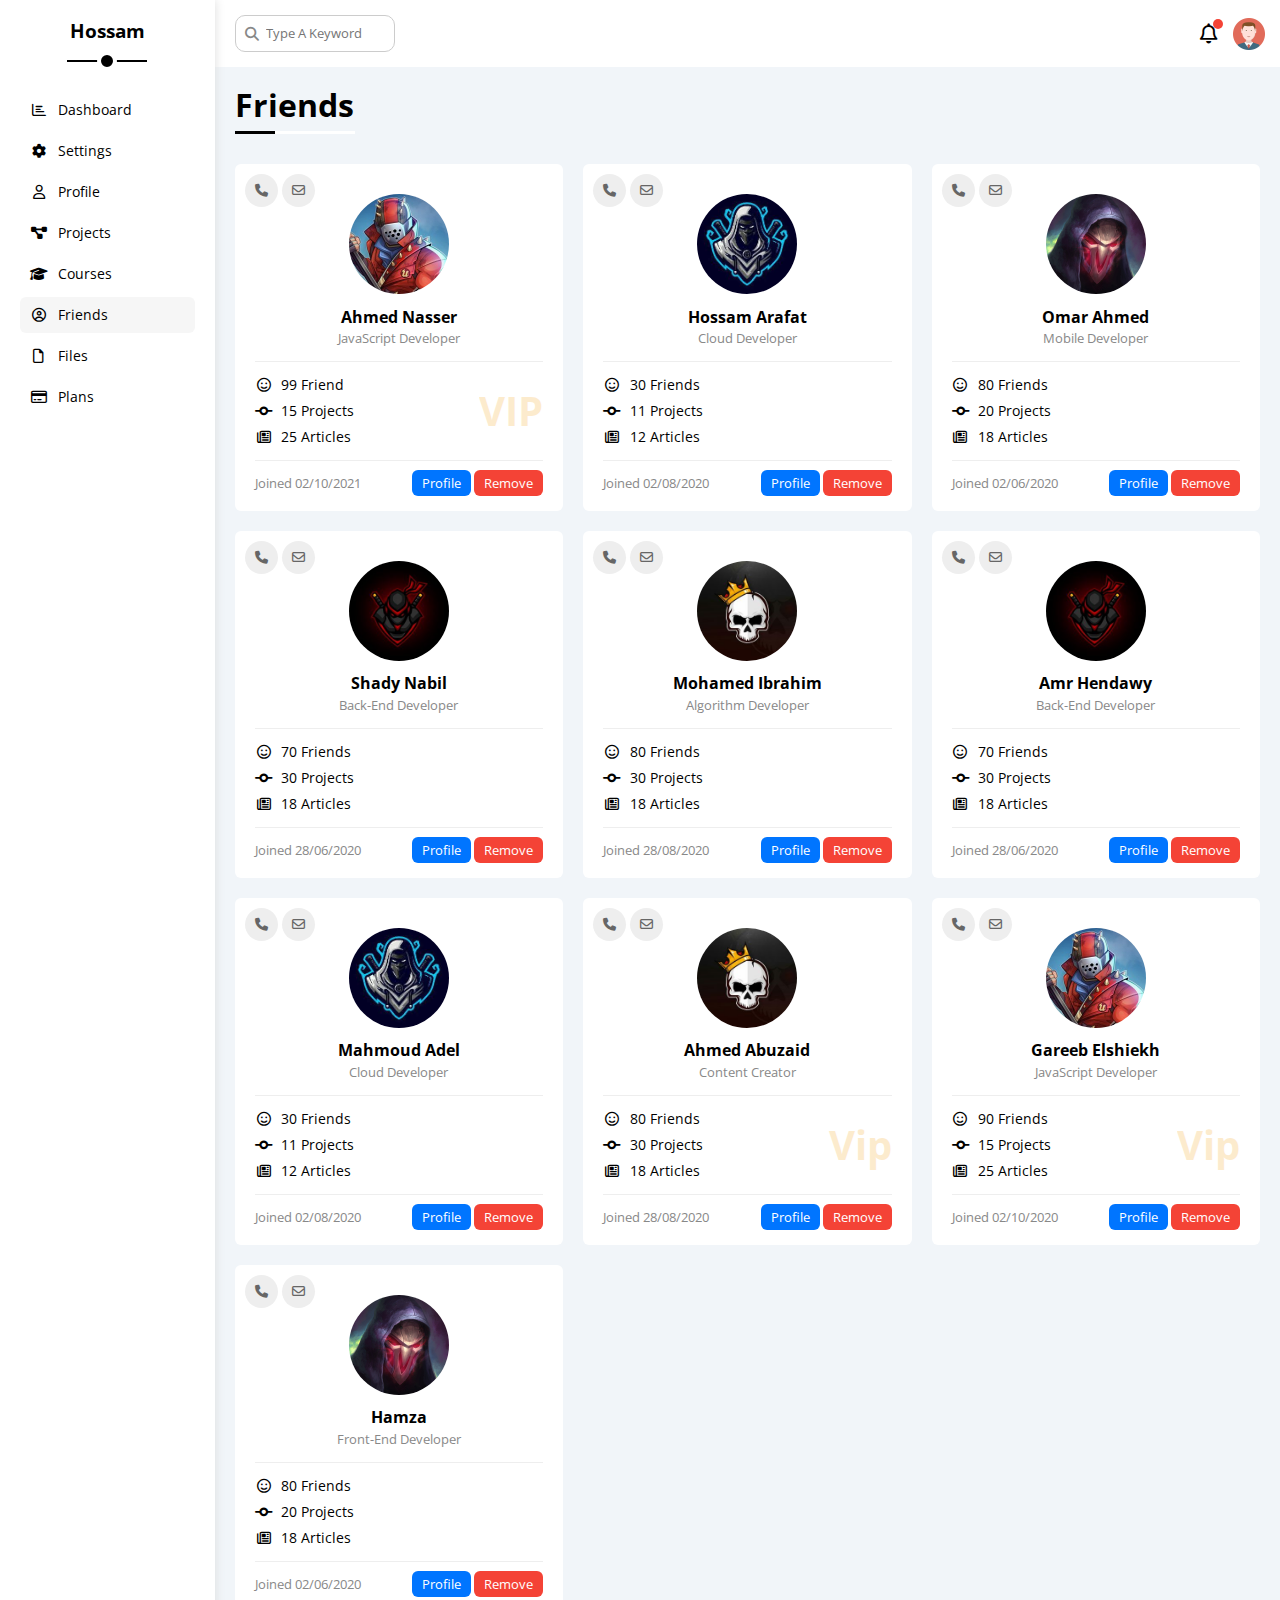
<file: friends.html>
<!DOCTYPE html>
<html lang="en">
  <head>
    <meta charset="UTF-8" />
    <meta http-equiv="X-UA-Compatible" content="IE=edge" />
    <meta name="viewport" content="width=device-width, initial-scale=1.0" />
    <!-- Render All Elements Normally -->
    <link rel="stylesheet" href="css/normalize.css" />
    <!--Font Awesome Library, Font icon  -->
    <link rel="stylesheet" href="css/all.min.css" />
    <!-- Framework css File -->
    <link rel="stylesheet" href="css/framework.css" />
    <!-- Main templete CSS File -->
    <link rel="stylesheet" href="css/master.css" />
    <!-- Google Fonts -->
    <link rel="preconnect" href="https://fonts.googleapis.com" />
    <link rel="preconnect" href="https://fonts.gstatic.com" crossorigin />
    <link
      href="https://fonts.googleapis.com/css2?family=Open+Sans:wght@300;500&display=swap"
      rel="stylesheet"
    />
    <title>Friends</title>
  </head>
  <body>
    <div class="page d-flex">
      <div class="sidebar bg-white p-20 p-relative">
        <h3 class="p-relative txt-c mt-0">Hossam</h3>
        <ul>
          <li>
            <a class="d-flex align-center fs-14 c-black rad-6 p-10" href="index.html">
              <i class="fa-regular fa-chart-bar fa-fw"></i>
              <span>Dashboard</span>
            </a>
          </li>
          <li>
            <a class="d-flex align-center fs-14 c-black rad-6 p-10" href="settings.html">
              <i class="fa-solid fa-gear fa-fw"></i>
              <span>Settings</span>
            </a>
          </li>
          <li>
            <a class="d-flex align-center fs-14 c-black rad-6 p-10" href="profile.html">
              <i class="fa-regular fa-user fa-fw"></i>
              <span>Profile</span>
            </a>
          </li>
          <li>
            <a class="d-flex align-center fs-14 c-black rad-6 p-10" href="projects.html">
              <i class="fa-solid fa-diagram-project fa-fw"></i>
              <span>Projects</span>
            </a>
          </li>
          <li>
            <a class="d-flex align-center fs-14 c-black rad-6 p-10" href="courses.html">
              <i class="fa-solid fa-graduation-cap fa-fw"></i>
              <span>Courses</span>
            </a>
          </li>
          <li>
            <a class="active d-flex align-center fs-14 c-black rad-6 p-10" href="friends.html">
              <i class="fa-regular fa-circle-user fa-fw"></i>
              <span>Friends</span>
            </a>
          </li>
          <li>
            <a class="d-flex align-center fs-14 c-black rad-6 p-10" href="files.html">
              <i class="fa-regular fa-file fa-fw"></i>
              <span>Files</span>
            </a>
          </li>
          <li>
            <a class="d-flex align-center fs-14 c-black rad-6 p-10" href="plans.html">
              <i class="fa-regular fa-credit-card fa-fw"></i>
              <span>Plans</span>
            </a>
          </li>
        </ul>
      </div>
      <div class="content w-full">
        <!-- Start Head -->
        <div class="head bg-white p-15 between-flex">
          <div class="search p-relative">
            <input class="p-10" type="search" placeholder="Type A Keyword" />
          </div>
          <div class="icons d-flex align-center">
            <span class="notification p-relative">
              <i class="fa-regular fa-bell fa-lg"></i>
            </span>
            <img src="images/avatar.png" alt="" />
          </div>
        </div>
        <!-- End Head -->
        <h1 class="p-relative">Friends</h1>
        <div class="friends-page d-grid m-20 gap-20">
          <div class="friend bg-white rad-6 p-20 p-relative">
            <div class="contact">
              <i class="fa-solid fa-phone"></i>
              <i class="fa-regular fa-envelope"></i>
            </div>
            <div class="txt-c">
              <img class="rad-half mt-10 mb-10 w-100 h-100" src="images/friend-01.jpg" alt="" />
              <h4 class="m-0">Ahmed Nasser</h4>
              <p class="c-grey fs-13 mt-5 mb-0">JavaScript Developer</p>
            </div>
            <div class="icons fs-14 p-relative">
              <div class="mb-10">
                <i class="fa-regular fa-face-smile fa-fw"></i>
                <span>99 Friend</span>
              </div>
              <div class="mb-10">
                <i class="fa-solid fa-code-commit fa-fw"></i>
                <span>15 Projects</span>
              </div>
              <div>
                <i class="fa-regular fa-newspaper fa-fw"></i>
                <span>25 Articles</span>
              </div>
              <span class="vip fw-bold c-orange">VIP</span>
            </div>
            <div class="info between-flex fs-13">
              <span class="c-grey">Joined 02/10/2021</span>
              <div>
                <a class="bg-blue c-white btn-shape" href="profile.html">Profile</a>
                <a class="bg-red c-white btn-shape" href="#">Remove</a>
              </div>
            </div>
          </div>
          <div class="friend bg-white rad-6 p-20 p-relative">
            <div class="contact">
              <i class="fa-solid fa-phone"></i>
              <i class="fa-regular fa-envelope"></i>
            </div>
            <div class="txt-c">
              <img class="rad-half mt-10 mb-10 w-100 h-100" src="images/friend-02.jpg" alt="" />
              <h4 class="m-0">Hossam Arafat</h4>
              <p class="c-grey fs-13 mt-5 mb-0">Cloud Developer</p>
            </div>
            <div class="icons fs-14 p-relative">
              <div class="mb-10">
                <i class="fa-regular fa-face-smile fa-fw"></i>
                <span>30 Friends</span>
              </div>
              <div class="mb-10">
                <i class="fa-solid fa-code-commit fa-fw"></i>
                <span>11 Projects</span>
              </div>
              <div>
                <i class="fa-regular fa-newspaper fa-fw"></i>
                <span>12 Articles</span>
              </div>
            </div>
            <div class="info between-flex fs-13">
              <span class="c-grey">Joined 02/08/2020</span>
              <div>
                <a class="bg-blue c-white btn-shape" href="profile.html">Profile</a>
                <a class="bg-red c-white btn-shape" href="">Remove</a>
              </div>
            </div>
          </div>
          <div class="friend bg-white rad-6 p-20 p-relative">
            <div class="contact">
              <i class="fa-solid fa-phone"></i>
              <i class="fa-regular fa-envelope"></i>
            </div>
            <div class="txt-c">
              <img class="rad-half mt-10 mb-10 w-100 h-100" src="images/friend-03.jpg" alt="" />
              <h4 class="m-0">Omar Ahmed</h4>
              <p class="c-grey fs-13 mt-5 mb-0">Mobile Developer</p>
            </div>
            <div class="icons fs-14 p-relative">
              <div class="mb-10">
                <i class="fa-regular fa-face-smile fa-fw"></i>
                <span>80 Friends</span>
              </div>
              <div class="mb-10">
                <i class="fa-solid fa-code-commit fa-fw"></i>
                <span>20 Projects</span>
              </div>
              <div>
                <i class="fa-regular fa-newspaper fa-fw"></i>
                <span>18 Articles</span>
              </div>
            </div>
            <div class="info between-flex fs-13">
              <span class="c-grey">Joined 02/06/2020</span>
              <div>
                <a class="bg-blue c-white btn-shape" href="profile.html">Profile</a>
                <a class="bg-red c-white btn-shape" href="">Remove</a>
              </div>
            </div>
          </div>
          <div class="friend bg-white rad-6 p-20 p-relative">
            <div class="contact">
              <i class="fa-solid fa-phone"></i>
              <i class="fa-regular fa-envelope"></i>
            </div>
            <div class="txt-c">
              <img class="rad-half mt-10 mb-10 w-100 h-100" src="images/friend-04.jpg" alt="" />
              <h4 class="m-0">Shady Nabil</h4>
              <p class="c-grey fs-13 mt-5 mb-0">Back-End Developer</p>
            </div>
            <div class="icons fs-14 p-relative">
              <div class="mb-10">
                <i class="fa-regular fa-face-smile fa-fw"></i>
                <span>70 Friends</span>
              </div>
              <div class="mb-10">
                <i class="fa-solid fa-code-commit fa-fw"></i>
                <span>30 Projects</span>
              </div>
              <div>
                <i class="fa-regular fa-newspaper fa-fw"></i>
                <span>18 Articles</span>
              </div>
            </div>
            <div class="info between-flex fs-13">
              <span class="c-grey">Joined 28/06/2020</span>
              <div>
                <a class="bg-blue c-white btn-shape" href="profile.html">Profile</a>
                <a class="bg-red c-white btn-shape" href="">Remove</a>
              </div>
            </div>
          </div>
          <div class="friend bg-white rad-6 p-20 p-relative">
            <div class="contact">
              <i class="fa-solid fa-phone"></i>
              <i class="fa-regular fa-envelope"></i>
            </div>
            <div class="txt-c">
              <img class="rad-half mt-10 mb-10 w-100 h-100" src="images/friend-05.jpg" alt="" />
              <h4 class="m-0">Mohamed Ibrahim</h4>
              <p class="c-grey fs-13 mt-5 mb-0">Algorithm Developer</p>
            </div>
            <div class="icons fs-14 p-relative">
              <div class="mb-10">
                <i class="fa-regular fa-face-smile fa-fw"></i>
                <span>80 Friends</span>
              </div>
              <div class="mb-10">
                <i class="fa-solid fa-code-commit fa-fw"></i>
                <span>30 Projects</span>
              </div>
              <div>
                <i class="fa-regular fa-newspaper fa-fw"></i>
                <span>18 Articles</span>
              </div>
            </div>
            <div class="info between-flex fs-13">
              <span class="c-grey">Joined 28/08/2020</span>
              <div>
                <a class="bg-blue c-white btn-shape" href="profile.html">Profile</a>
                <a class="bg-red c-white btn-shape" href="">Remove</a>
              </div>
            </div>
          </div>
          <div class="friend bg-white rad-6 p-20 p-relative">
            <div class="contact">
              <i class="fa-solid fa-phone"></i>
              <i class="fa-regular fa-envelope"></i>
            </div>
            <div class="txt-c">
              <img class="rad-half mt-10 mb-10 w-100 h-100" src="images/friend-04.jpg" alt="" />
              <h4 class="m-0">Amr Hendawy</h4>
              <p class="c-grey fs-13 mt-5 mb-0">Back-End Developer</p>
            </div>
            <div class="icons fs-14 p-relative">
              <div class="mb-10">
                <i class="fa-regular fa-face-smile fa-fw"></i>
                <span>70 Friends</span>
              </div>
              <div class="mb-10">
                <i class="fa-solid fa-code-commit fa-fw"></i>
                <span>30 Projects</span>
              </div>
              <div>
                <i class="fa-regular fa-newspaper fa-fw"></i>
                <span>18 Articles</span>
              </div>
            </div>
            <div class="info between-flex fs-13">
              <span class="c-grey">Joined 28/06/2020</span>
              <div>
                <a class="bg-blue c-white btn-shape" href="profile.html">Profile</a>
                <a class="bg-red c-white btn-shape" href="">Remove</a>
              </div>
            </div>
          </div>
          <div class="friend bg-white rad-6 p-20 p-relative">
            <div class="contact">
              <i class="fa-solid fa-phone"></i>
              <i class="fa-regular fa-envelope"></i>
            </div>
            <div class="txt-c">
              <img class="rad-half mt-10 mb-10 w-100 h-100" src="images/friend-02.jpg" alt="" />
              <h4 class="m-0">Mahmoud Adel</h4>
              <p class="c-grey fs-13 mt-5 mb-0">Cloud Developer</p>
            </div>
            <div class="icons fs-14 p-relative">
              <div class="mb-10">
                <i class="fa-regular fa-face-smile fa-fw"></i>
                <span>30 Friends</span>
              </div>
              <div class="mb-10">
                <i class="fa-solid fa-code-commit fa-fw"></i>
                <span>11 Projects</span>
              </div>
              <div>
                <i class="fa-regular fa-newspaper fa-fw"></i>
                <span>12 Articles</span>
              </div>
            </div>
            <div class="info between-flex fs-13">
              <span class="c-grey">Joined 02/08/2020</span>
              <div>
                <a class="bg-blue c-white btn-shape" href="profile.html">Profile</a>
                <a class="bg-red c-white btn-shape" href="">Remove</a>
              </div>
            </div>
          </div>
          <div class="friend bg-white rad-6 p-20 p-relative">
            <div class="contact">
              <i class="fa-solid fa-phone"></i>
              <i class="fa-regular fa-envelope"></i>
            </div>
            <div class="txt-c">
              <img class="rad-half mt-10 mb-10 w-100 h-100" src="images/friend-05.jpg" alt="" />
              <h4 class="m-0">Ahmed Abuzaid</h4>
              <p class="c-grey fs-13 mt-5 mb-0">Content Creator</p>
            </div>
            <div class="icons fs-14 p-relative">
              <div class="mb-10">
                <i class="fa-regular fa-face-smile fa-fw"></i>
                <span>80 Friends</span>
              </div>
              <div class="mb-10">
                <i class="fa-solid fa-code-commit fa-fw"></i>
                <span>30 Projects</span>
              </div>
              <div>
                <i class="fa-regular fa-newspaper fa-fw"></i>
                <span>18 Articles</span>
              </div>
              <span class="vip fw-bold c-orange">Vip</span>
            </div>
            <div class="info between-flex fs-13">
              <span class="c-grey">Joined 28/08/2020</span>
              <div>
                <a class="bg-blue c-white btn-shape" href="profile.html">Profile</a>
                <a class="bg-red c-white btn-shape" href="">Remove</a>
              </div>
            </div>
          </div>
          <div class="friend bg-white rad-6 p-20 p-relative">
            <div class="contact">
              <i class="fa-solid fa-phone"></i>
              <i class="fa-regular fa-envelope"></i>
            </div>
            <div class="txt-c">
              <img class="rad-half mt-10 mb-10 w-100 h-100" src="images/friend-01.jpg" alt="" />
              <h4 class="m-0">Gareeb Elshiekh</h4>
              <p class="c-grey fs-13 mt-5 mb-0">JavaScript Developer</p>
            </div>
            <div class="icons fs-14 p-relative">
              <div class="mb-10">
                <i class="fa-regular fa-face-smile fa-fw"></i>
                <span>90 Friends</span>
              </div>
              <div class="mb-10">
                <i class="fa-solid fa-code-commit fa-fw"></i>
                <span>15 Projects</span>
              </div>
              <div>
                <i class="fa-regular fa-newspaper fa-fw"></i>
                <span>25 Articles</span>
              </div>
              <span class="vip fw-bold c-orange">Vip</span>
            </div>
            <div class="info between-flex fs-13">
              <span class="c-grey">Joined 02/10/2020</span>
              <div>
                <a class="bg-blue c-white btn-shape" href="profile.html">Profile</a>
                <a class="bg-red c-white btn-shape" href="">Remove</a>
              </div>
            </div>
          </div>
          <div class="friend bg-white rad-6 p-20 p-relative">
            <div class="contact">
              <i class="fa-solid fa-phone"></i>
              <i class="fa-regular fa-envelope"></i>
            </div>
            <div class="txt-c">
              <img class="rad-half mt-10 mb-10 w-100 h-100" src="images/friend-03.jpg" alt="" />
              <h4 class="m-0">Hamza</h4>
              <p class="c-grey fs-13 mt-5 mb-0">Front-End Developer</p>
            </div>
            <div class="icons fs-14 p-relative">
              <div class="mb-10">
                <i class="fa-regular fa-face-smile fa-fw"></i>
                <span>80 Friends</span>
              </div>
              <div class="mb-10">
                <i class="fa-solid fa-code-commit fa-fw"></i>
                <span>20 Projects</span>
              </div>
              <div>
                <i class="fa-regular fa-newspaper fa-fw"></i>
                <span>18 Articles</span>
              </div>
            </div>
            <div class="info between-flex fs-13">
              <span class="c-grey">Joined 02/06/2020</span>
              <div>
                <a class="bg-blue c-white btn-shape" href="profile.html">Profile</a>
                <a class="bg-red c-white btn-shape" href="">Remove</a>
              </div>
            </div>
          </div>
        </div>
      </div>
    </div>
  </body>
</html>
</file>
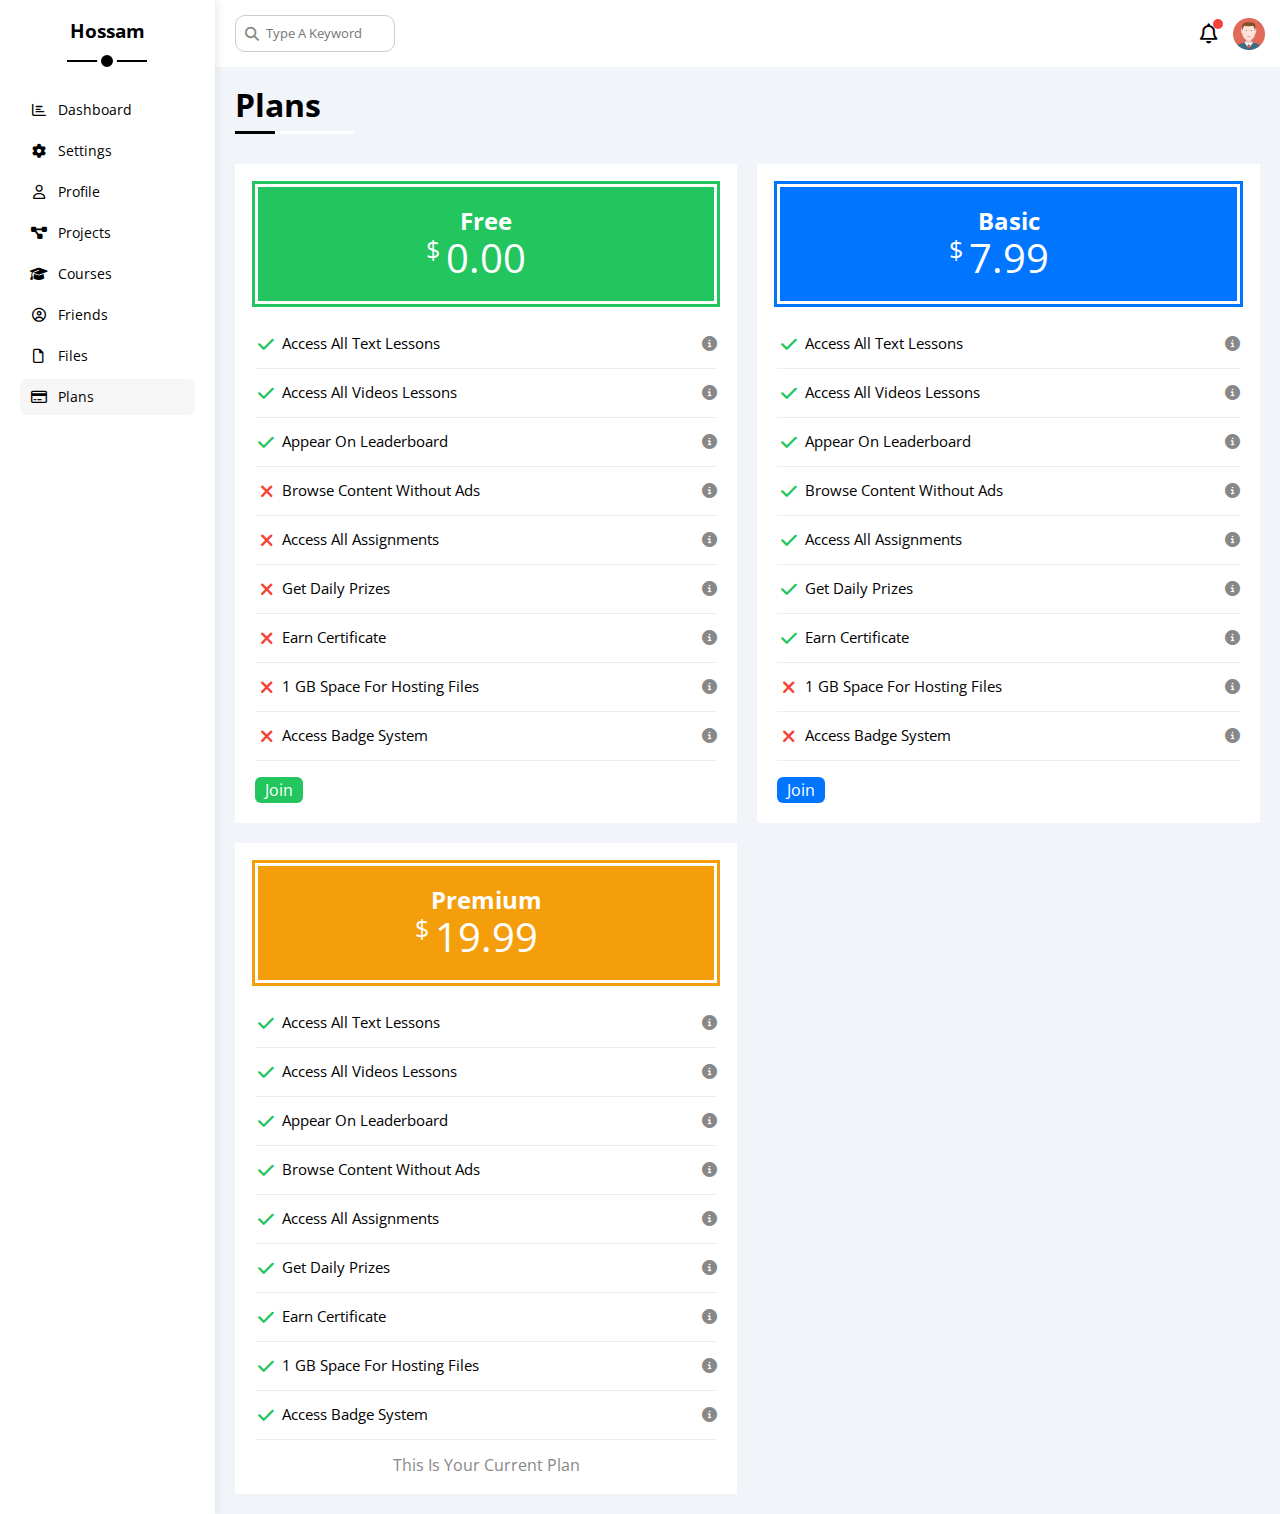
<file: plans.html>
<!DOCTYPE html>
<html lang="en">
  <head>
    <meta charset="UTF-8" />
    <meta http-equiv="X-UA-Compatible" content="IE=edge" />
    <meta name="viewport" content="width=device-width, initial-scale=1.0" />
    <!-- Render All Elements Normally -->
    <link rel="stylesheet" href="css/normalize.css" />
    <!--Font Awesome Library, Font icon  -->
    <link rel="stylesheet" href="css/all.min.css" />
    <!-- Framework css File -->
    <link rel="stylesheet" href="css/framework.css" />
    <!-- Main templete CSS File -->
    <link rel="stylesheet" href="css/master.css" />
    <!-- Google Fonts -->
    <link rel="preconnect" href="https://fonts.googleapis.com" />
    <link rel="preconnect" href="https://fonts.gstatic.com" crossorigin />
    <link
      href="https://fonts.googleapis.com/css2?family=Open+Sans:wght@300;500&display=swap"
      rel="stylesheet"
    />
    <title>Plans</title>
  </head>
  <body>
    <div class="page d-flex">
      <div class="sidebar bg-white p-20 p-relative">
        <h3 class="p-relative txt-c mt-0">Hossam</h3>
        <ul>
          <li>
            <a class="d-flex align-center fs-14 c-black rad-6 p-10" href="index.html">
              <i class="fa-regular fa-chart-bar fa-fw"></i>
              <span>Dashboard</span>
            </a>
          </li>
          <li>
            <a class="d-flex align-center fs-14 c-black rad-6 p-10" href="settings.html">
              <i class="fa-solid fa-gear fa-fw"></i>
              <span>Settings</span>
            </a>
          </li>
          <li>
            <a class="d-flex align-center fs-14 c-black rad-6 p-10" href="profile.html">
              <i class="fa-regular fa-user fa-fw"></i>
              <span>Profile</span>
            </a>
          </li>
          <li>
            <a class="d-flex align-center fs-14 c-black rad-6 p-10" href="projects.html">
              <i class="fa-solid fa-diagram-project fa-fw"></i>
              <span>Projects</span>
            </a>
          </li>
          <li>
            <a class="d-flex align-center fs-14 c-black rad-6 p-10" href="courses.html">
              <i class="fa-solid fa-graduation-cap fa-fw"></i>
              <span>Courses</span>
            </a>
          </li>
          <li>
            <a class="d-flex align-center fs-14 c-black rad-6 p-10" href="friends.html">
              <i class="fa-regular fa-circle-user fa-fw"></i>
              <span>Friends</span>
            </a>
          </li>
          <li>
            <a class="d-flex align-center fs-14 c-black rad-6 p-10" href="files.html">
              <i class="fa-regular fa-file fa-fw"></i>
              <span>Files</span>
            </a>
          </li>
          <li>
            <a class="active d-flex align-center fs-14 c-black rad-6 p-10" href="plans.html">
              <i class="fa-regular fa-credit-card fa-fw"></i>
              <span>Plans</span>
            </a>
          </li>
        </ul>
      </div>
      <div class="content w-full">
        <!-- Start Head -->
        <div class="head bg-white p-15 between-flex">
          <div class="search p-relative">
            <input class="p-10" type="search" placeholder="Type A Keyword" />
          </div>
          <div class="icons d-flex align-center">
            <span class="notification p-relative">
              <i class="fa-regular fa-bell fa-lg"></i>
            </span>
            <img src="images/avatar.png" alt="" />
          </div>
        </div>
        <!-- End Head -->
        <h1 class="p-relative">Plans</h1>
        <div class="plans-page d-grid m-20 gap-20">
          <div class="plan green bg-white p-20">
            <div class="top bg-green txt-c p-20">
              <h2 class="m-0 c-white">Free</h2>
              <div class="price c-white"><span>$</span>0.00</div>
            </div>
            <ul>
              <li>
                <i class="fa-solid fa-check fa-fw yes"></i>
                <span>Access All Text Lessons</span>
                <i class="fa-solid fa-circle-info help"></i>
              </li>
              <li>
                <i class="fa-solid fa-check fa-fw yes"></i>
                <span>Access All Videos Lessons</span>
                <i class="fa-solid fa-circle-info help"></i>
              </li>
              <li>
                <i class="fa-solid fa-check fa-fw yes"></i>
                <span>Appear On Leaderboard</span>
                <i class="fa-solid fa-circle-info help"></i>
              </li>
              <li>
                <i class="fa-solid fa-xmark fa-fw"></i>
                <span>Browse Content Without Ads</span>
                <i class="fa-solid fa-circle-info help"></i>
              </li>
              <li>
                <i class="fa-solid fa-xmark fa-fw"></i>
                <span>Access All Assignments</span>
                <i class="fa-solid fa-circle-info help"></i>
              </li>
              <li>
                <i class="fa-solid fa-xmark fa-fw"></i>
                <span>Get Daily Prizes</span>
                <i class="fa-solid fa-circle-info help"></i>
              </li>
              <li>
                <i class="fa-solid fa-xmark fa-fw"></i>
                <span>Earn Certificate</span>
                <i class="fa-solid fa-circle-info help"></i>
              </li>
              <li>
                <i class="fa-solid fa-xmark fa-fw"></i>
                <span>1 GB Space For Hosting Files</span>
                <i class="fa-solid fa-circle-info help"></i>
              </li>
              <li>
                <i class="fa-solid fa-xmark fa-fw"></i>
                <span>Access Badge System</span>
                <i class="fa-solid fa-circle-info help"></i>
              </li>
            </ul>
            <a href="#" class="btn-shape bg-green c-white d-block w-fit">Join</a>
          </div>
          <!-- Start Plan -->
          <div class="plan blue bg-white p-20">
            <div class="top bg-blue txt-c p-20">
              <h2 class="m-0 c-white">Basic</h2>
              <div class="price c-white"><span>$</span>7.99</div>
            </div>
            <ul class="list-none p-0">
              <li>
                <i class="fa-solid fa-check fa-fw yes"></i>
                <span>Access All Text Lessons</span>
                <i class="fa-solid fa-circle-info help"></i>
              </li>
              <li>
                <i class="fa-solid fa-check fa-fw yes"></i>
                <span>Access All Videos Lessons</span>
                <i class="fa-solid fa-circle-info help"></i>
              </li>
              <li>
                <i class="fa-solid fa-check fa-fw yes"></i>
                <span>Appear On Leaderboard</span>
                <i class="fa-solid fa-circle-info help"></i>
              </li>
              <li>
                <i class="fa-solid fa-check fa-fw yes"></i>
                <span>Browse Content Without Ads</span>
                <i class="fa-solid fa-circle-info help"></i>
              </li>
              <li>
                <i class="fa-solid fa-check fa-fw yes"></i>
                <span>Access All Assignments</span>
                <i class="fa-solid fa-circle-info help"></i>
              </li>
              <li>
                <i class="fa-solid fa-check fa-fw yes"></i>
                <span>Get Daily Prizes</span>
                <i class="fa-solid fa-circle-info help"></i>
              </li>
              <li>
                <i class="fa-solid fa-check fa-fw yes"></i>
                <span>Earn Certificate</span>
                <i class="fa-solid fa-circle-info help"></i>
              </li>
              <li>
                <i class="fa-solid fa-xmark fa-fw"></i>
                <span>1 GB Space For Hosting Files</span>
                <i class="fa-solid fa-circle-info help"></i>
              </li>
              <li>
                <i class="fa-solid fa-xmark fa-fw"></i>
                <span>Access Badge System</span>
                <i class="fa-solid fa-circle-info help"></i>
              </li>
            </ul>
            <a href="#" class="btn-shape bg-blue c-white d-block w-fit">Join</a>
          </div>
          <!-- End Plan -->
          <!-- Start Plan -->
          <div class="plan orange bg-white p-20">
            <div class="top bg-orange txt-c p-20">
              <h2 class="m-0 c-white">Premium</h2>
              <div class="price c-white"><span>$</span>19.99</div>
            </div>
            <ul class="list-none p-0">
              <li>
                <i class="fa-solid fa-check fa-fw yes"></i>
                <span>Access All Text Lessons</span>
                <i class="fa-solid fa-circle-info help"></i>
              </li>
              <li>
                <i class="fa-solid fa-check fa-fw yes"></i>
                <span>Access All Videos Lessons</span>
                <i class="fa-solid fa-circle-info help"></i>
              </li>
              <li>
                <i class="fa-solid fa-check fa-fw yes"></i>
                <span>Appear On Leaderboard</span>
                <i class="fa-solid fa-circle-info help"></i>
              </li>
              <li>
                <i class="fa-solid fa-check fa-fw yes"></i>
                <span>Browse Content Without Ads</span>
                <i class="fa-solid fa-circle-info help"></i>
              </li>
              <li>
                <i class="fa-solid fa-check fa-fw yes"></i>
                <span>Access All Assignments</span>
                <i class="fa-solid fa-circle-info help"></i>
              </li>
              <li>
                <i class="fa-solid fa-check fa-fw yes"></i>
                <span>Get Daily Prizes</span>
                <i class="fa-solid fa-circle-info help"></i>
              </li>
              <li>
                <i class="fa-solid fa-check fa-fw yes"></i>
                <span>Earn Certificate</span>
                <i class="fa-solid fa-circle-info help"></i>
              </li>
              <li>
                <i class="fa-solid fa-check fa-fw yes"></i>
                <span>1 GB Space For Hosting Files</span>
                <i class="fa-solid fa-circle-info help"></i>
              </li>
              <li>
                <i class="fa-solid fa-check fa-fw yes"></i>
                <span>Access Badge System</span>
                <i class="fa-solid fa-circle-info help"></i>
              </li>
            </ul>
            <p class="c-grey m-0 txt-c">This Is Your Current Plan</p>
          </div>
          <!-- End Plan -->
        </div>
      </div>
    </div>
  </body>
</html>
</file>
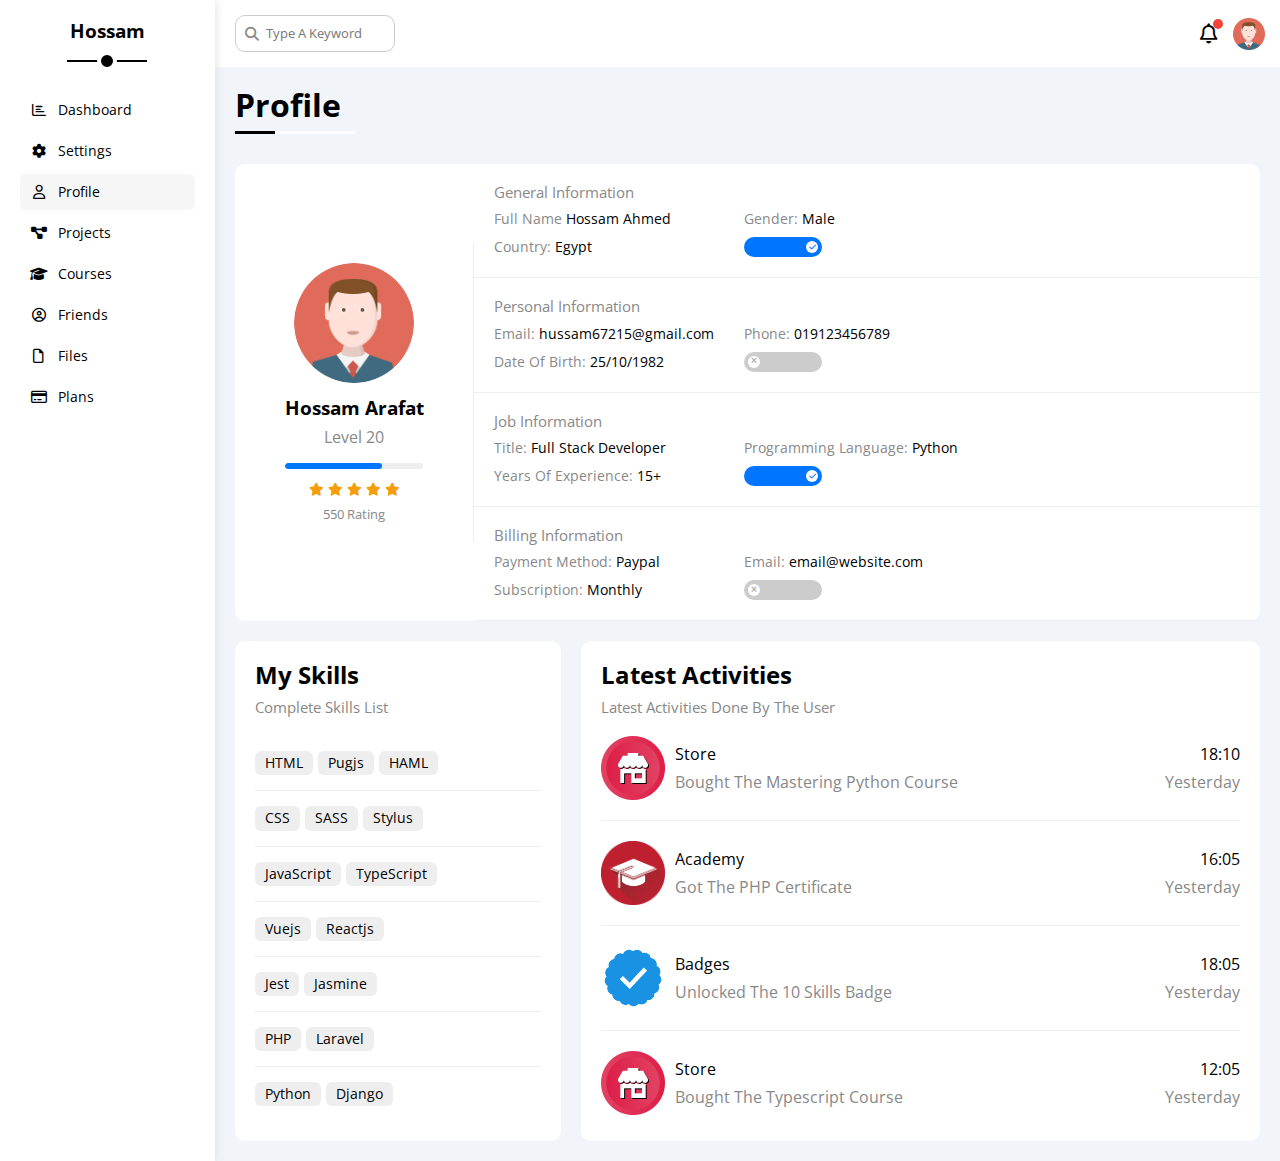
<file: profile.html>
<!DOCTYPE html>
<html lang="en">
  <head>
    <meta charset="UTF-8" />
    <meta http-equiv="X-UA-Compatible" content="IE=edge" />
    <meta name="viewport" content="width=device-width, initial-scale=1.0" />
    <!-- Render All Elements Normally -->
    <link rel="stylesheet" href="css/normalize.css" />
    <!--Font Awesome Library, Font icon  -->
    <link rel="stylesheet" href="css/all.min.css" />
    <!-- Framework css File -->
    <link rel="stylesheet" href="css/framework.css" />
    <!-- Main templete CSS File -->
    <link rel="stylesheet" href="css/master.css" />
    <!-- Google Fonts -->
    <link rel="preconnect" href="https://fonts.googleapis.com" />
    <link rel="preconnect" href="https://fonts.gstatic.com" crossorigin />
    <link
      href="https://fonts.googleapis.com/css2?family=Open+Sans:wght@300;500&display=swap"
      rel="stylesheet"
    />
    <title>Profile</title>
  </head>
  <body>
    <div class="page d-flex">
      <div class="sidebar bg-white p-20 p-relative">
        <h3 class="p-relative txt-c mt-0">Hossam</h3>
        <ul>
          <li>
            <a class="d-flex align-center fs-14 c-black rad-6 p-10" href="index.html">
              <i class="fa-regular fa-chart-bar fa-fw"></i>
              <span>Dashboard</span>
            </a>
          </li>
          <li>
            <a class="d-flex align-center fs-14 c-black rad-6 p-10" href="settings.html">
              <i class="fa-solid fa-gear fa-fw"></i>
              <span>Settings</span>
            </a>
          </li>
          <li>
            <a class="active d-flex align-center fs-14 c-black rad-6 p-10" href="profile.html">
              <i class="fa-regular fa-user fa-fw"></i>
              <span>Profile</span>
            </a>
          </li>
          <li>
            <a class="d-flex align-center fs-14 c-black rad-6 p-10" href="projects.html">
              <i class="fa-solid fa-diagram-project fa-fw"></i>
              <span>Projects</span>
            </a>
          </li>
          <li>
            <a class="d-flex align-center fs-14 c-black rad-6 p-10" href="courses.html">
              <i class="fa-solid fa-graduation-cap fa-fw"></i>
              <span>Courses</span>
            </a>
          </li>
          <li>
            <a class="d-flex align-center fs-14 c-black rad-6 p-10" href="friends.html">
              <i class="fa-regular fa-circle-user fa-fw"></i>
              <span>Friends</span>
            </a>
          </li>
          <li>
            <a class="d-flex align-center fs-14 c-black rad-6 p-10" href="files.html">
              <i class="fa-regular fa-file fa-fw"></i>
              <span>Files</span>
            </a>
          </li>
          <li>
            <a class="d-flex align-center fs-14 c-black rad-6 p-10" href="plans.html">
              <i class="fa-regular fa-credit-card fa-fw"></i>
              <span>Plans</span>
            </a>
          </li>
        </ul>
      </div>
      <div class="content w-full">

        <!-- Start Head -->
        <div class="head bg-white p-15 between-flex">
          <div class="search p-relative">
            <input class="p-10" type="search" placeholder="Type A Keyword" />
          </div>
          <div class="icons d-flex align-center">
            <span class="notification p-relative">
              <i class="fa-regular fa-bell fa-lg"></i>
            </span>
            <img src="images/avatar.png" alt="" />
          </div>
        </div>
        <!-- End Head -->

        <h1 class="p-relative">Profile</h1>
        <div class="profile-page m-20">
          <!-- Start Overview -->
          <div class="overview bg-white rad-10 d-flex align-center">
            <div class="avatar-box txt-c p-20">
              <img class="rad-half mb-10" src="images/avatar.png" alt="" />
              <h3 class="m-0">Hossam Arafat</h3>
              <p class="c-grey mt-10">Level 20</p>
              <div class="level rad-6 bg-eee p-relative">
                <span style="width: 70%"></span>
              </div>
              <div class="rating mt-10 mb-10">
                <i class="fa-solid fa-star c-orange fs-13"></i>
                <i class="fa-solid fa-star c-orange fs-13"></i>
                <i class="fa-solid fa-star c-orange fs-13"></i>
                <i class="fa-solid fa-star c-orange fs-13"></i>
                <i class="fa-solid fa-star c-orange fs-13"></i>
              </div>
              <p class="c-grey m-0 fs-13">550 Rating</p>
            </div>
            <div class="info-box w-full txt-c-mobile">

              <!-- Start Information Row -->
              <div class="box p-20 d-flex align-center">
                <h4 class="c-grey fs-15 m-0 w-full">General Information</h4>
                <div class="fs-14">
                  <span class="c-grey">Full Name</span>
                  <span>Hossam Ahmed</span>
                </div>
                <div class="fs-14">
                  <span class="c-grey">Gender:</span>
                  <span>Male</span>
                </div>
                <div class="fs-14">
                  <span class="c-grey">Country:</span>
                  <span>Egypt</span>
                </div>
                <div class="fs-14">
                  <label>
                    <input class="toggle-checkbox" type="checkbox" checked />
                    <div class="toggle-switch"></div>
                  </label>
                </div>
              </div>
              <!-- End Information Row -->

              <!-- Start Information Row -->
              <div class="box p-20 d-flex align-center">
                <h4 class="c-grey w-full fs-15 m-0">Personal Information</h4>
                <div class="fs-14">
                  <span class="c-grey">Email:</span>
                  <span>hussam67215@gmail.com</span>
                </div>
                <div class="fs-14">
                  <span class="c-grey">Phone:</span>
                  <span>019123456789</span>
                </div>
                <div class="fs-14">
                  <span class="c-grey">Date Of Birth:</span>
                  <span>25/10/1982</span>
                </div>
                <div class="fs-14">
                  <label>
                    <input class="toggle-checkbox" type="checkbox" />
                    <div class="toggle-switch"></div>
                  </label>
                </div>
              </div>
              <!-- End Information Row -->

              <!-- Start Information Row -->
              <div class="box p-20 d-flex align-center">
                <h4 class="c-grey w-full fs-15 m-0">Job Information</h4>
                <div class="fs-14">
                  <span class="c-grey">Title:</span>
                  <span>Full Stack Developer</span>
                </div>
                <div class="fs-14">
                  <span class="c-grey">Programming Language:</span>
                  <span>Python</span>
                </div>
                <div class="fs-14">
                  <span class="c-grey">Years Of Experience:</span>
                  <span>15+</span>
                </div>
                <div class="fs-14">
                  <label>
                    <input class="toggle-checkbox" type="checkbox" checked />
                    <div class="toggle-switch"></div>
                  </label>
                </div>
              </div>
              <!-- End Information Row -->

              <!-- Start Information Row -->
              <div class="box p-20 d-flex align-center">
                <h4 class="c-grey w-full fs-15 m-0">Billing Information</h4>
                <div class="fs-14">
                  <span class="c-grey">Payment Method:</span>
                  <span>Paypal</span>
                </div>
                <div class="fs-14">
                  <span class="c-grey">Email:</span>
                  <span>email@website.com</span>
                </div>
                <div class="fs-14">
                  <span class="c-grey">Subscription:</span>
                  <span>Monthly</span>
                </div>
                <div class="fs-14">
                  <label>
                    <input class="toggle-checkbox" type="checkbox" />
                    <div class="toggle-switch"></div>
                  </label>
                </div>
              </div>
              <!-- End Information Row -->
            </div>
          </div>
          <!-- End Overview -->

          <!-- Start Other Data -->
          <div class="other-data d-flex gap-20">
            <div class="skills-card p-20 bg-white rad-10 mt-20">
              <h2 class="mt-0 mb-10">My Skills</h2>
              <p class="mt-0 mb-20 c-grey fs-15">Complete Skills List</p>
              <ul class="m-0 txt-c-mobile">
                <li><span>HTML</span><span>Pugjs</span><span>HAML</span></li>
                <li><span>CSS</span><span>SASS</span><span>Stylus</span></li>
                <li><span>JavaScript</span><span>TypeScript</span></li>
                <li><span>Vuejs</span><span>Reactjs</span></li>
                <li><span>Jest</span><span>Jasmine</span></li>
                <li><span>PHP</span><span>Laravel</span></li>
                <li><span>Python</span><span>Django</span></li>
              </ul>
            </div>
            <div class="activities p-20 bg-white rad-10 mt-20">
              <h2 class="mt-0 mb-10">Latest Activities</h2>
              <p class="mt-0 mb-20 c-grey fs-15">Latest Activities Done By The User</p>
              <div class="activity d-flex align-center txt-c-mobile">
                <img src="images/activity-01.png" alt="" />
                <div class="info">
                  <span class="d-block mb-10">Store</span>
                  <span class="c-grey">Bought The Mastering Python Course</span>
                </div>
                <div class="date">
                  <span class="d-block mb-10">18:10</span>
                  <span class="c-grey">Yesterday</span>
                </div>
              </div>
              <div class="activity d-flex align-center txt-c-mobile">
                <img src="images/activity-02.png" alt="" />
                <div class="info">
                  <span class="d-block mb-10">Academy</span>
                  <span class="c-grey">Got The PHP Certificate</span>
                </div>
                <div class="date">
                  <span class="d-block mb-10">16:05</span>
                  <span class="c-grey">Yesterday</span>
                </div>
              </div>
              <div class="activity d-flex align-center txt-c-mobile">
                <img src="images/activity-03.png" alt="" />
                <div class="info">
                  <span class="d-block mb-10">Badges</span>
                  <span class="c-grey">Unlocked The 10 Skills Badge</span>
                </div>
                <div class="date">
                  <span class="d-block mb-10">18:05</span>
                  <span class="c-grey">Yesterday</span>
                </div>
              </div>
              <div class="activity d-flex align-center txt-c-mobile">
                <img src="images/activity-01.png" alt="" />
                <div class="info">
                  <span class="d-block mb-10">Store</span>
                  <span class="c-grey">Bought The Typescript Course</span>
                </div>
                <div class="date">
                  <span class="d-block mb-10">12:05</span>
                  <span class="c-grey">Yesterday</span>
                </div>
              </div>
            </div>
          </div>
          <!-- End Other Data -->
          
        </div>
      </div>
    </div>
  </body>
</html>
</file>
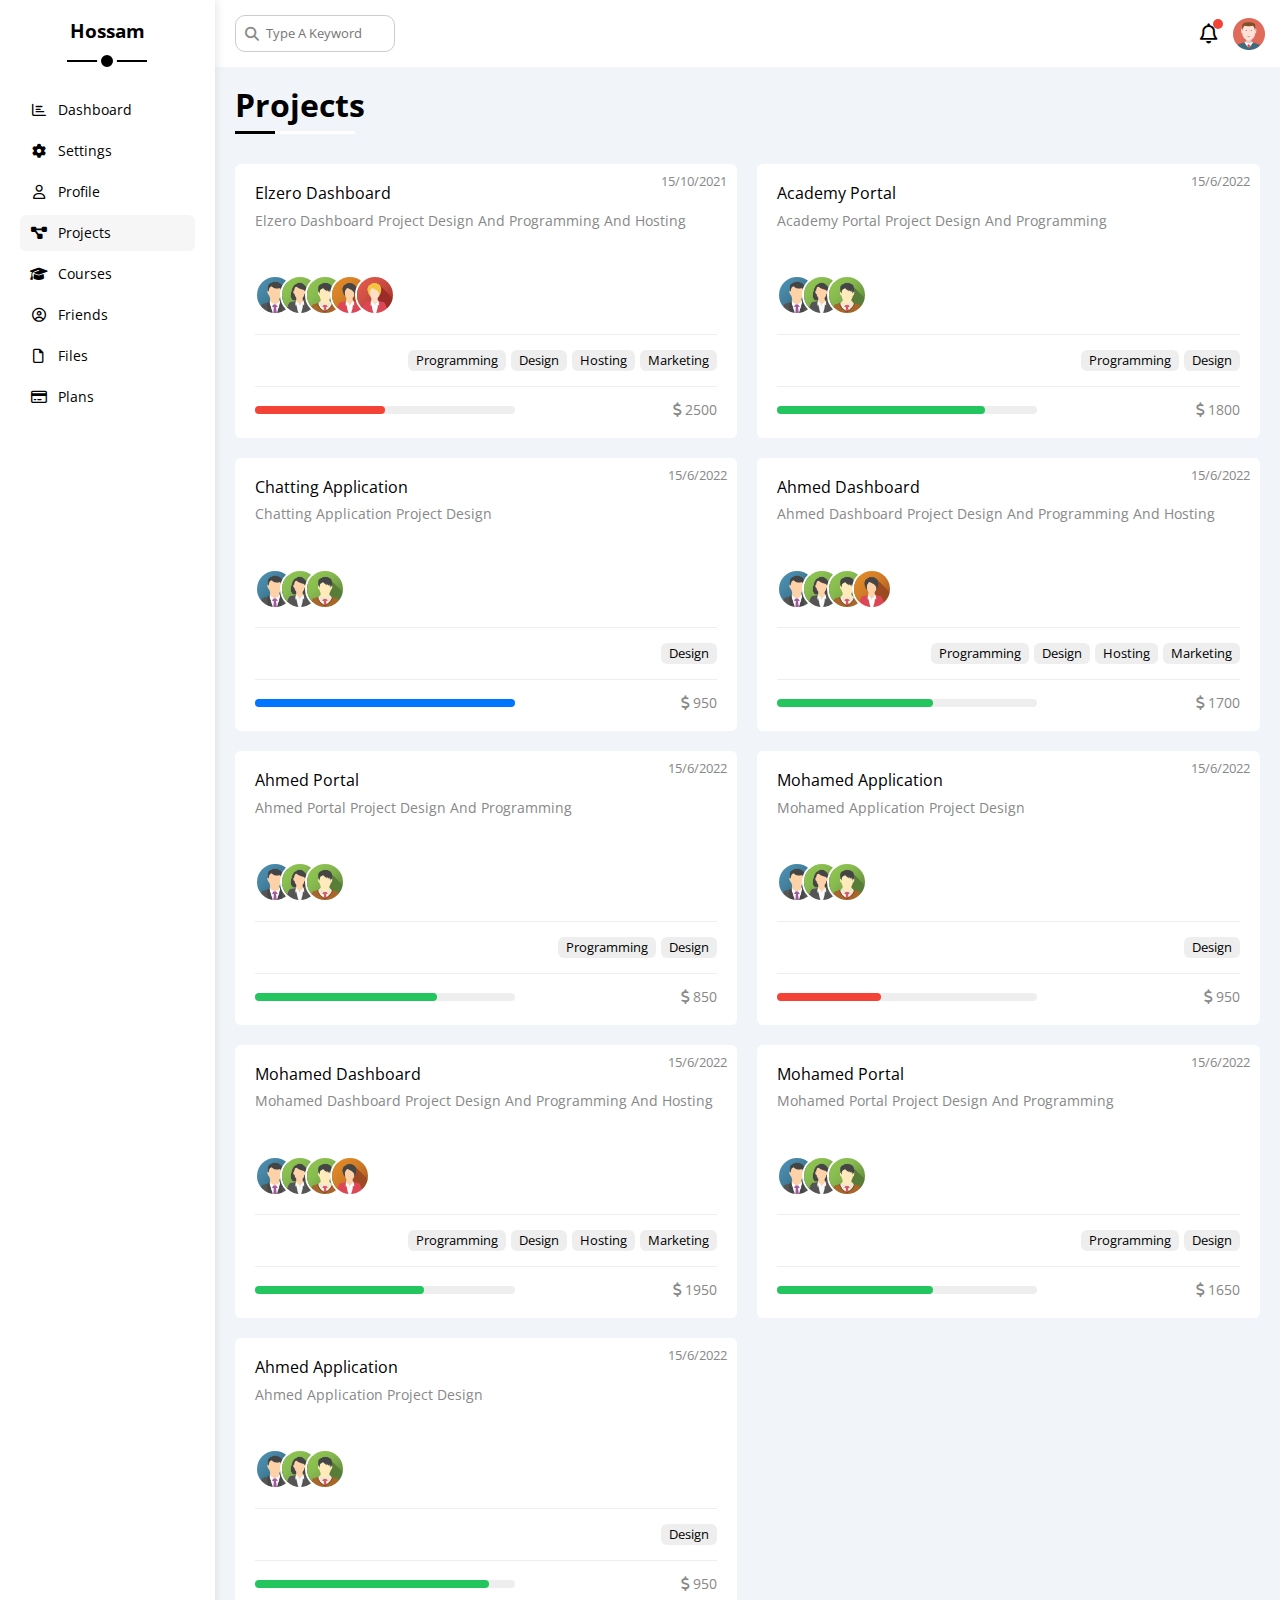
<file: projects.html>
<!DOCTYPE html>
<html lang="en">
  <head>
    <meta charset="UTF-8" />
    <meta http-equiv="X-UA-Compatible" content="IE=edge" />
    <meta name="viewport" content="width=device-width, initial-scale=1.0" />
    <!-- Render All Elements Normally -->
    <link rel="stylesheet" href="css/normalize.css" />
    <!--Font Awesome Library, Font icon  -->
    <link rel="stylesheet" href="css/all.min.css" />
    <!-- Framework css File -->
    <link rel="stylesheet" href="css/framework.css" />
    <!-- Main templete CSS File -->
    <link rel="stylesheet" href="css/master.css" />
    <!-- Google Fonts -->
    <link rel="preconnect" href="https://fonts.googleapis.com" />
    <link rel="preconnect" href="https://fonts.gstatic.com" crossorigin />
    <link
      href="https://fonts.googleapis.com/css2?family=Open+Sans:wght@300;500&display=swap"
      rel="stylesheet"
    />
    <title>Projects</title>
  </head>
  <body>
    <div class="page d-flex">
      <div class="sidebar bg-white p-20 p-relative">
        <h3 class="p-relative txt-c mt-0">Hossam</h3>
        <ul>
          <li>
            <a class="d-flex align-center fs-14 c-black rad-6 p-10" href="index.html">
              <i class="fa-regular fa-chart-bar fa-fw"></i>
              <span>Dashboard</span>
            </a>
          </li>
          <li>
            <a class="d-flex align-center fs-14 c-black rad-6 p-10" href="settings.html">
              <i class="fa-solid fa-gear fa-fw"></i>
              <span>Settings</span>
            </a>
          </li>
          <li>
            <a class="d-flex align-center fs-14 c-black rad-6 p-10" href="profile.html">
              <i class="fa-regular fa-user fa-fw"></i>
              <span>Profile</span>
            </a>
          </li>
          <li>
            <a class="active d-flex align-center fs-14 c-black rad-6 p-10" href="projects.html">
              <i class="fa-solid fa-diagram-project fa-fw"></i>
              <span>Projects</span>
            </a>
          </li>
          <li>
            <a class="d-flex align-center fs-14 c-black rad-6 p-10" href="courses.html">
              <i class="fa-solid fa-graduation-cap fa-fw"></i>
              <span>Courses</span>
            </a>
          </li>
          <li>
            <a class="d-flex align-center fs-14 c-black rad-6 p-10" href="friends.html">
              <i class="fa-regular fa-circle-user fa-fw"></i>
              <span>Friends</span>
            </a>
          </li>
          <li>
            <a class="d-flex align-center fs-14 c-black rad-6 p-10" href="files.html">
              <i class="fa-regular fa-file fa-fw"></i>
              <span>Files</span>
            </a>
          </li>
          <li>
            <a class="d-flex align-center fs-14 c-black rad-6 p-10" href="plans.html">
              <i class="fa-regular fa-credit-card fa-fw"></i>
              <span>Plans</span>
            </a>
          </li>
        </ul>
      </div>
      <div class="content w-full">
        <!-- Start Head -->
        <div class="head bg-white p-15 between-flex">
          <div class="search p-relative">
            <input class="p-10" type="search" placeholder="Type A Keyword" />
          </div>
          <div class="icons d-flex align-center">
            <span class="notification p-relative">
              <i class="fa-regular fa-bell fa-lg"></i>
            </span>
            <img src="images/avatar.png" alt="" />
          </div>
        </div>
        <!-- End Head -->
        <h1 class="p-relative">Projects</h1>
        <div class="projects-page d-grid m-20 gap-20">
          <div class="project bg-white p-20 rad-6 p-relative">
            <span class="date fs-13 c-grey">15/10/2021</span>
            <h4 class="m-0">Elzero Dashboard</h4>
            <p class="c-grey mt-10 mb-10 fs-14">Elzero Dashboard Project Design And Programming And Hosting</p>
            <div class="team">
              <a href="#"><img src="images/team-01.png" alt="" /></a>
              <a href="#"><img src="images/team-02.png" alt="" /></a>
              <a href="#"><img src="images/team-03.png" alt="" /></a>
              <a href="#"><img src="images/team-04.png" alt="" /></a>
              <a href="#"><img src="images/team-05.png" alt="" /></a>
            </div>
            <div class="do d-flex">
              <span class="fs-13 rad-6 bg-eee">Programming</span>
              <span class="fs-13 rad-6 bg-eee">Design</span>
              <span class="fs-13 rad-6 bg-eee">Hosting</span>
              <span class="fs-13 rad-6 bg-eee">Marketing</span>
            </div>
            <div class="info between-flex">
              <div class="prog bg-eee">
                <span class="bg-red" style="width: 50%"></span>
              </div>
              <div class="fs-14 c-grey">
                <i class="fa-solid fa-dollar-sign"></i>
                2500
              </div>
            </div>
          </div>
          <div class="project bg-white p-20 rad-6 p-relative">
            <span class="date fs-13 c-grey">15/6/2022</span>
            <h4 class="m-0">Academy Portal</h4>
            <p class="c-grey mt-10 mb-10 fs-14">Academy Portal Project Design And Programming</p>
            <div class="team">
              <a href="#"><img src="images/team-01.png" alt="" /></a>
              <a href="#"><img src="images/team-02.png" alt="" /></a>
              <a href="#"><img src="images/team-03.png" alt="" /></a>
            </div>
            <div class="do d-flex">
              <span class="fs-13 rad-6 bg-eee">Programming</span>
              <span class="fs-13 rad-6 bg-eee">Design</span>
            </div>
            <div class="info between-flex">
              <div class="prog bg-eee">
                <span class="bg-green" style="width: 80%"></span>
              </div>
              <div class="fs-14 c-grey">
                <i class="fa-solid fa-dollar-sign"></i>
                1800
              </div>
            </div>
          </div>
          <div class="project bg-white p-20 rad-6 p-relative">
            <span class="date fs-13 c-grey">15/6/2022</span>
            <h4 class="m-0">Chatting Application</h4>
            <p class="c-grey mt-10 mb-10 fs-14">Chatting Application Project Design</p>
            <div class="team">
              <a href="#"><img src="images/team-01.png" alt="" /></a>
              <a href="#"><img src="images/team-02.png" alt="" /></a>
              <a href="#"><img src="images/team-03.png" alt="" /></a>
            </div>
            <div class="do d-flex">
              <span class="fs-13 rad-6 bg-eee">Design</span>
            </div>
            <div class="info between-flex">
              <div class="prog bg-eee">
                <span class="bg-blue" style="width: 100%"></span>
              </div>
              <div class="fs-14 c-grey">
                <i class="fa-solid fa-dollar-sign"></i>
                950
              </div>
            </div>
          </div>
          <div class="project bg-white p-20 rad-6 p-relative">
            <span class="date fs-13 c-grey">15/6/2022</span>
            <h4 class="m-0">Ahmed Dashboard</h4>
            <p class="c-grey mt-10 mb-10 fs-14">Ahmed Dashboard Project Design And Programming And Hosting</p>
            <div class="team">
              <a href="#"><img src="images/team-01.png" alt="" /></a>
              <a href="#"><img src="images/team-02.png" alt="" /></a>
              <a href="#"><img src="images/team-03.png" alt="" /></a>
              <a href="#"><img src="images/team-04.png" alt="" /></a>
            </div>
            <div class="do d-flex">
              <span class="fs-13 rad-6 bg-eee">Programming</span>
              <span class="fs-13 rad-6 bg-eee">Design</span>
              <span class="fs-13 rad-6 bg-eee">Hosting</span>
              <span class="fs-13 rad-6 bg-eee">Marketing</span>
            </div>
            <div class="info between-flex">
              <div class="prog bg-eee">
                <span class="bg-green" style="width: 60%"></span>
              </div>
              <div class="fs-14 c-grey">
                <i class="fa-solid fa-dollar-sign"></i>
                1700
              </div>
            </div>
          </div>
          <div class="project bg-white p-20 rad-6 p-relative">
            <span class="date fs-13 c-grey">15/6/2022</span>
            <h4 class="m-0">Ahmed Portal</h4>
            <p class="c-grey mt-10 mb-10 fs-14">Ahmed Portal Project Design And Programming</p>
            <div class="team">
              <a href="#"><img src="images/team-01.png" alt="" /></a>
              <a href="#"><img src="images/team-02.png" alt="" /></a>
              <a href="#"><img src="images/team-03.png" alt="" /></a>
            </div>
            <div class="do d-flex">
              <span class="fs-13 rad-6 bg-eee">Programming</span>
              <span class="fs-13 rad-6 bg-eee">Design</span>
            </div>
            <div class="info between-flex">
              <div class="prog bg-eee">
                <span class="bg-green" style="width: 70%"></span>
              </div>
              <div class="fs-14 c-grey">
                <i class="fa-solid fa-dollar-sign"></i>
                850
              </div>
            </div>
          </div>
          <div class="project bg-white p-20 rad-6 p-relative">
            <span class="date fs-13 c-grey">15/6/2022</span>
            <h4 class="m-0">Mohamed Application</h4>
            <p class="c-grey mt-10 mb-10 fs-14">Mohamed Application Project Design</p>
            <div class="team">
              <a href="#"><img src="images/team-01.png" alt="" /></a>
              <a href="#"><img src="images/team-02.png" alt="" /></a>
              <a href="#"><img src="images/team-03.png" alt="" /></a>
            </div>
            <div class="do d-flex">
              <span class="fs-13 rad-6 bg-eee">Design</span>
            </div>
            <div class="info between-flex">
              <div class="prog bg-eee">
                <span class="bg-red" style="width: 40%"></span>
              </div>
              <div class="fs-14 c-grey">
                <i class="fa-solid fa-dollar-sign"></i>
                950
              </div>
            </div>
          </div>
          <div class="project bg-white p-20 rad-6 p-relative">
            <span class="date fs-13 c-grey">15/6/2022</span>
            <h4 class="m-0">Mohamed Dashboard</h4>
            <p class="c-grey mt-10 mb-10 fs-14">Mohamed Dashboard Project Design And Programming And Hosting</p>
            <div class="team">
              <a href="#"><img src="images/team-01.png" alt="" /></a>
              <a href="#"><img src="images/team-02.png" alt="" /></a>
              <a href="#"><img src="images/team-03.png" alt="" /></a>
              <a href="#"><img src="images/team-04.png" alt="" /></a>
            </div>
            <div class="do d-flex">
              <span class="fs-13 rad-6 bg-eee">Programming</span>
              <span class="fs-13 rad-6 bg-eee">Design</span>
              <span class="fs-13 rad-6 bg-eee">Hosting</span>
              <span class="fs-13 rad-6 bg-eee">Marketing</span>
            </div>
            <div class="info between-flex">
              <div class="prog bg-eee">
                <span class="bg-green" style="width: 65%"></span>
              </div>
              <div class="fs-14 c-grey">
                <i class="fa-solid fa-dollar-sign"></i>
                1950
              </div>
            </div>
          </div>
          <div class="project bg-white p-20 rad-6 p-relative">
            <span class="date fs-13 c-grey">15/6/2022</span>
            <h4 class="m-0">Mohamed Portal</h4>
            <p class="c-grey mt-10 mb-10 fs-14">Mohamed Portal Project Design And Programming</p>
            <div class="team">
              <a href="#"><img src="images/team-01.png" alt="" /></a>
              <a href="#"><img src="images/team-02.png" alt="" /></a>
              <a href="#"><img src="images/team-03.png" alt="" /></a>
            </div>
            <div class="do d-flex">
              <span class="fs-13 rad-6 bg-eee">Programming</span>
              <span class="fs-13 rad-6 bg-eee">Design</span>
            </div>
            <div class="info between-flex">
              <div class="prog bg-eee">
                <span class="bg-green" style="width: 60%"></span>
              </div>
              <div class="fs-14 c-grey">
                <i class="fa-solid fa-dollar-sign"></i>
                1650
              </div>
            </div>
          </div>
          <div class="project bg-white p-20 rad-6 p-relative">
            <span class="date fs-13 c-grey">15/6/2022</span>
            <h4 class="m-0">Ahmed Application</h4>
            <p class="c-grey mt-10 mb-10 fs-14">Ahmed Application Project Design</p>
            <div class="team">
              <a href="#"><img src="images/team-01.png" alt="" /></a>
              <a href="#"><img src="images/team-02.png" alt="" /></a>
              <a href="#"><img src="images/team-03.png" alt="" /></a>
            </div>
            <div class="do d-flex">
              <span class="fs-13 rad-6 bg-eee">Design</span>
            </div>
            <div class="info between-flex">
              <div class="prog bg-eee">
                <span class="bg-green" style="width: 90%"></span>
              </div>
              <div class="fs-14 c-grey">
                <i class="fa-solid fa-dollar-sign"></i>
                950
              </div>
            </div>
          </div>
        </div>
      </div>
    </div>
  </body>
</html>
</file>
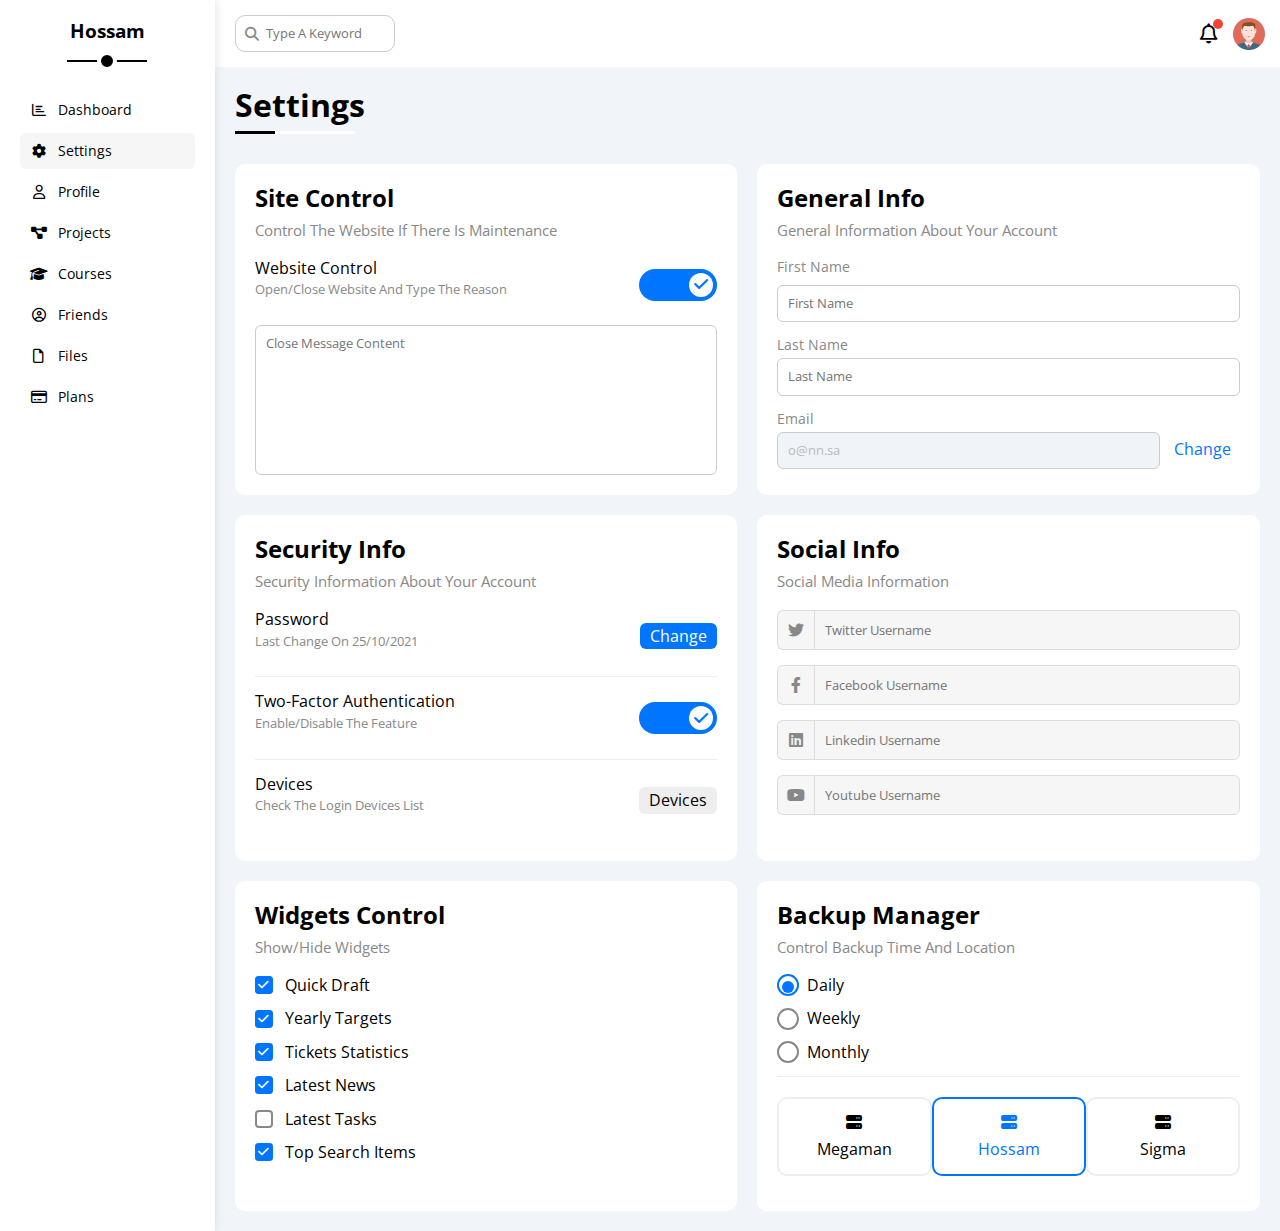
<file: settings.html>
<!DOCTYPE html>
<html lang="en">
  <head>
    <meta charset="UTF-8" />
    <meta http-equiv="X-UA-Compatible" content="IE=edge" />
    <meta name="viewport" content="width=device-width, initial-scale=1.0" />
    <!-- Render All Elements Normally -->
    <link rel="stylesheet" href="css/normalize.css" />
    <!--Font Awesome Library, Font icon  -->
    <link rel="stylesheet" href="css/all.min.css" />
    <!-- Framework css File -->
    <link rel="stylesheet" href="css/framework.css" />
    <!-- Main templete CSS File -->
    <link rel="stylesheet" href="css/master.css" />
    <!-- Google Fonts -->
    <link rel="preconnect" href="https://fonts.googleapis.com" />
    <link rel="preconnect" href="https://fonts.gstatic.com" crossorigin />
    <link
      href="https://fonts.googleapis.com/css2?family=Open+Sans:wght@300;500&display=swap"
      rel="stylesheet"
    />
    <title>Settings</title>
  </head>
  <body>
    <div class="page d-flex">
      <div class="sidebar bg-white p-20 p-relative">
        <h3 class="p-relative txt-c mt-0">Hossam</h3>
        <ul>
          <li>
            <a
              class="d-flex align-center fs-14 c-black rad-6 p-10"
              href="index.html"
            >
              <i class="fa-regular fa-chart-bar fa-fw"></i>
              <span>Dashboard</span>
            </a>
          </li>
          <li>
            <a
              class="active d-flex align-center fs-14 c-black rad-6 p-10"
              href="settings.html"
            >
              <i class="fa-solid fa-gear fa-fw"></i>
              <span>Settings</span>
            </a>
          </li>
          <li>
            <a
              class="d-flex align-center fs-14 c-black rad-6 p-10"
              href="profile.html"
            >
              <i class="fa-regular fa-user fa-fw"></i>
              <span>Profile</span>
            </a>
          </li>
          <li>
            <a
              class="d-flex align-center fs-14 c-black rad-6 p-10"
              href="projects.html"
            >
              <i class="fa-solid fa-diagram-project fa-fw"></i>
              <span>Projects</span>
            </a>
          </li>
          <li>
            <a
              class="d-flex align-center fs-14 c-black rad-6 p-10"
              href="courses.html"
            >
              <i class="fa-solid fa-graduation-cap fa-fw"></i>
              <span>Courses</span>
            </a>
          </li>
          <li>
            <a
              class="d-flex align-center fs-14 c-black rad-6 p-10"
              href="friends.html"
            >
              <i class="fa-regular fa-circle-user fa-fw"></i>
              <span>Friends</span>
            </a>
          </li>
          <li>
            <a
              class="d-flex align-center fs-14 c-black rad-6 p-10"
              href="files.html"
            >
              <i class="fa-regular fa-file fa-fw"></i>
              <span>Files</span>
            </a>
          </li>
          <li>
            <a
              class="d-flex align-center fs-14 c-black rad-6 p-10"
              href="plans.html"
            >
              <i class="fa-regular fa-credit-card fa-fw"></i>
              <span>Plans</span>
            </a>
          </li>
        </ul>
      </div>
      <div class="content w-full">

        <!-- Start Head -->
        <div class="head bg-white p-15 between-flex">
          <div class="search p-relative">
            <input class="p-10" type="search" placeholder="Type A Keyword" />
          </div>
          <div class="icons d-flex align-center">
            <span class="notification p-relative">
              <i class="fa-regular fa-bell fa-lg"></i>
            </span>
            <img src="images/avatar.png" alt="" />
          </div>
        </div>
        <!-- End Head -->

        <h1 class="p-relative">Settings</h1>
        <div class="settings-page m-20 d-grid gap-20">
          <!-- Start Settings Box -->
          <div class="p-20 bg-white rad-10">
            <h2 class="mt-0 mb-10">Site Control</h2>
            <p class="mt-0 mb-20 c-grey fs-15">
              Control The Website If There Is Maintenance
            </p>
            <div class="mb-15 between-flex">
              <div>
                <span>Website Control</span>
                <p class="c-grey mt-5 mb-0 fs-13">
                  Open/Close Website And Type The Reason
                </p>
              </div>
              <div>
                <label>
                  <input class="toggle-checkbox" type="checkbox" checked />
                  <div class="toggle-switch"></div>
                </label>
              </div>
            </div>
            <textarea
              class="close-message p-10 rad-6 d-block w-full"
              placeholder="Close Message Content"
            ></textarea>
          </div>
          <!-- End Settings Box -->

          <!-- Start Settings Box -->
          <div class="p-20 bg-white rad-10">
            <h2 class="mt-0 mb-10">General Info</h2>
            <p class="mt-0 mb-20 c-grey fs-15">
              General Information About Your Account
            </p>
            <div class="mb-15">
              <label class="fs-14 c-grey d-block mb-10" for="first"
                >First Name</label
              >
              <input
                class="b-none border-ccc p-10 rad-6 d-block w-full"
                type="text"
                id="first"
                placeholder="First Name"
              />
            </div>
            <div class="mb-15">
              <label class="fs-14 c-grey d-block mb-5" for="last"
                >Last Name</label
              >
              <input
                class="b-none border-ccc p-10 rad-6 d-block w-full"
                id="last"
                type="text"
                placeholder="Last Name"
              />
            </div>
            <div>
              <label class="fs-14 c-grey d-block mb-5" for="email">Email</label>
              <input
                class="email b-none border-ccc p-10 rad-6 w-full mr-10"
                id="email"
                type="email"
                value="o@nn.sa"
                disabled
              />
              <a class="c-blue" href="#">Change</a>
            </div>
          </div>
          <!-- End Settings Box -->

          <!-- Start Settings Box -->
          <div class="p-20 bg-white rad-10">
            <h2 class="mt-0 mb-10">Security Info</h2>
            <p class="mt-0 mb-20 c-grey fs-15">
              Security Information About Your Account
            </p>
            <div class="sec-box mb-15 between-flex">
              <div>
                <span>Password</span>
                <p class="c-grey mt-5 mb-0 fs-13">Last Change On 25/10/2021</p>
              </div>
              <a class="button bg-blue c-white btn-shape" href="#">Change</a>
            </div>
            <div class="sec-box mb-15 between-flex">
              <div>
                <span>Two-Factor Authentication</span>
                <p class="c-grey mt-5 mb-0 fs-13">Enable/Disable The Feature</p>
              </div>
              <label>
                <input class="toggle-checkbox" type="checkbox" checked />
                <div class="toggle-switch"></div>
              </label>
            </div>
            <div class="sec-box between-flex">
              <div>
                <span>Devices</span>
                <p class="c-grey mt-5 mb-0 fs-13">
                  Check The Login Devices List
                </p>
              </div>
              <a class="bg-eee c-black btn-shape" href="#">Devices</a>
            </div>
          </div>
          <!-- End Settings Box -->

          <!-- Start Settings Box -->
          <div class="social-boxes p-20 bg-white rad-10">
            <h2 class="mt-0 mb-10">Social Info</h2>
            <p class="mt-0 mb-20 c-grey fs-15">Social Media Information</p>
            <div class="d-flex align-center mb-15">
              <i class="fa-brands fa-twitter center-flex c-grey"></i>
              <input
                class="w-full"
                type="text"
                placeholder="Twitter Username"
              />
            </div>
            <div class="d-flex align-center mb-15">
              <i class="fa-brands fa-facebook-f center-flex c-grey"></i>
              <input
                class="w-full"
                type="text"
                placeholder="Facebook Username"
              />
            </div>
            <div class="d-flex align-center mb-15">
              <i class="fa-brands fa-linkedin center-flex c-grey"></i>
              <input
                class="w-full"
                type="text"
                placeholder="Linkedin Username"
              />
            </div>
            <div class="d-flex align-center">
              <i class="fa-brands fa-youtube center-flex c-grey"></i>
              <input
                class="w-full"
                type="text"
                placeholder="Youtube Username"
              />
            </div>
          </div>
          <!-- End Settings Box -->

          <!-- Start Settings Box -->
          <div class="widgets-control p-20 bg-white rad-10">
            <h2 class="mt-0 mb-10">Widgets Control</h2>
            <p class="mt-0 mb-20 c-grey fs-15">Show/Hide Widgets</p>
            <div class="control d-flex align-center mb-15">
              <input type="checkbox" id="one" checked />
              <label for="one">Quick Draft</label>
            </div>
            <div class="control d-flex align-center mb-15">
              <input type="checkbox" id="two" checked />
              <label for="two">Yearly Targets</label>
            </div>
            <div class="control d-flex align-center mb-15">
              <input type="checkbox" id="three" checked />
              <label for="three">Tickets Statistics</label>
            </div>
            <div class="control d-flex align-center mb-15">
              <input type="checkbox" id="four" checked />
              <label for="four">Latest News</label>
            </div>
            <div class="control d-flex align-center mb-15">
              <input type="checkbox" id="five" />
              <label for="five">Latest Tasks</label>
            </div>
            <div class="control d-flex align-center mb-15">
              <input type="checkbox" id="six" checked />
              <label for="six">Top Search Items</label>
            </div>
          </div>
          <!-- End Settings Box -->

          <!-- Start Settings Box -->
          <div class="backup-control p-20 bg-white rad-10">
            <h2 class="mt-0 mb-10">Backup Manager</h2>
            <p class="mt-0 mb-20 c-grey fs-15">
              Control Backup Time And Location
            </p>
            <div class="date d-flex align-center mb-15">
              <input type="radio" name="time" id="daily" checked />
              <label for="daily">Daily</label>
            </div>
            <div class="date d-flex align-center mb-15">
              <input type="radio" name="time" id="weekly" />
              <label for="weekly">Weekly</label>
            </div>
            <div class="date d-flex align-center mb-15">
              <input type="radio" name="time" id="monthly" />
              <label for="monthly">Monthly</label>
            </div>
            <div class="servers d-flex align-center txt-c">
              <input type="radio" name="servers" id="server-one" />
              <div class="server mb-15 rad-10 w-full">
                <label class="d-block m-15" for="server-one">
                  <i class="fa-solid fa-server d-block mb-10"></i>
                  Megaman
                </label>
              </div>
              <input type="radio" name="servers" id="server-two" checked />
              <div class="server mb-15 rad-10 w-full">
                <label class="d-block m-15" for="server-two">
                  <i class="fa-solid fa-server d-block mb-10"></i>
                  Hossam
                </label>
              </div>
              <input type="radio" name="servers" id="server-three" />
              <div class="server mb-15 rad-10 w-full">
                <label class="d-block m-15" for="server-three">
                  <i class="fa-solid fa-server d-block mb-10"></i>
                  Sigma
                </label>
              </div>
            </div>
          </div>
          <!-- End Settings Box -->
        </div>
      </div>
    </div>
  </body>
</html>
</file>
<file: css/framework.css>
:root {
    --blue-color: #0075ff;
    --blue-alt-color: #0d69d5;
    --orange-color: #f59e0b;
    --green-color: #22c55e;
    --red-color: #f44336;
    --grey-color: #888;
  }
  /* Start Box */
  .d-flex {
    display: flex;
  }
  .f-wrap {
    flex-wrap: wrap;
  }
  .align-center {
    align-items: center;
  }
  .space-between {
    justify-content: space-between;
  }
  .d-grid {
    display: grid;
  }
  .gap-20 {
    gap: 20px;
  }
  .d-block {
    display: block;
  }
  @media (max-width: 767px) {
    .block-mobile {
      display: block;
    }
    .hide-mobile {
      display: none;
    }
  }
  /* End Box */

  /* Start Padding + Margin */
  .p-10 {
    padding: 10px;
  }
  .p-15 {
    padding: 15px;
  }
  .p-20 {
    padding: 20px;
  }
  .pt-10 {
    padding-top: 10px;
  }
  .pt-15 {
    padding-top: 15px;
  }
  .pt-20 {
    padding-top: 20px;
  }
  .pb-10 {
    padding-bottom: 10px;
  }
  .pb-15 {
    padding-bottom: 15px;
  }
  .pb-20 {
    padding-bottom: 20px;
  }
  .pl-15 {
    padding-left: 15px;
  }
  .m-0 {
    margin: 0;
  }
  .m-15 {
    margin: 15px;
  }
  .m-20 {
    margin: 20px;
  }
  .mt-0 {
    margin-top: 0;
  }
  .mt-5 {
    margin-top: 5px;
  }
  .mt-10 {
    margin-top: 10px;
  }
  .mt-15 {
    margin-top: 15px;
  }
  .mt-20 {
    margin-top: 20px;
  }
  .mt-25 {
    margin-top: 25px;
  }
  .mr-10 {
    margin-right: 10px;
  }
  .mr-15 {
    margin-right: 15px;
  }
  .mb-5 {
    margin-bottom: 5px;
  }
  .mb-10 {
    margin-bottom: 10px;
  }
  .mb-15 {
    margin-bottom: 15px;
  }
  .mb-20 {
    margin-bottom: 20px;
  }
  .mb-25 {
    margin-bottom: 25px;
  }
  /* End Padding + Margin */

  /* Start Color */
  .c-black {
    color: black;
  }
  .c-white {
    color: white;
  }
  .c-grey {
    color: var(--grey-color);
  }
  .c-red {
    color: var(--red-color);
  }
  .c-green {
    color: var(--green-color);
  }
  .c-blue {
    color: var(--blue-color);
  }
  .c-orange {
    color: var(--orange-color);
  }
  .bg-red {
    background-color: var(--red-color);
  }
  .bg-green {
    background-color: var(--green-color);
  }
  .bg-blue {
    background-color: var(--blue-color);
  }
  .bg-orange {
    background-color: var(--orange-color);
  }
  .bg-white {
    background-color: white;
  }
  .bg-eee {
    background-color: #eee;
  }
  /* End Color */

  /* Start Position */
  .p-relative {
    position: relative;
  }
  .p-absolute {
    position: absolute;
  }
  /* End Position */

  /* Start Font */
  .txt-c {
    text-align: center;
  }
  .fs-13 {
    font-size: 13px;
  }
  .fs-14 {
    font-size: 14px;
  }
  .fs-15 {
    font-size: 15px;
  }
  .fs-25 {
    font-size: 25px;
  }
  .fw-bold {
    font-weight: bold;
  }
  @media (max-width: 767px) {
    .txt-c-mobile {
      text-align: center;
      
    }
  }
  /* End Font */

  /* Start Border */
  .rad-6 {
    border-radius: 6px;
  }
  .rad-10 {
    border-radius: 10px;
  }
  .rad-half {
    border-radius: 50%;
  }
  .b-none {
    border: none;
  }
  .border-ccc {
    border: 1px solid #ccc;
  }
  .border-eee {
    border: 1px solid #eee;
  }
  
  /* End Border */

  /* Start Width + Height */
  .w-full {
    width: 100%;
  }
  .w-100 {
    width: 100px;
  }
  .w-fit {
    width: fit-content;
  }
  .h-full {
    height: 100%;
  }
  .h-100 {
    height: 100px;
  }
  /* End Width + Height */
  
  /* Start Components */
  .center-flex {
    display: flex;
    align-items: center;
    justify-content: center;
  }
  .between-flex {
    display: flex;
    align-items: center;
    justify-content: space-between;
  }
  .btn-shape {
    padding: 4px 10px;
    border-radius: 6px;
  }
  /* End Components */
</file>
<file: css/master.css>
/* Start Variables */
:root {
  --blue-color: #0075ff;
  --blue-alt-color: #0d69d5;
  --orange-color: #f59e0b;
  --green-color: #22c55e;
  --red-color: #f44336;
  --grey-color: #888;
}
/* End variables */

/* Start general properties */
* {
  box-sizing: border-box;
}
body {
  font-family: "Open Sans", sans-serif;
  margin: 0;
}
*:focus {
  outline: none;
}
a {
  text-decoration: none;
}
ul {
  list-style: none;
  padding: 0;
}
::-webkit-scrollbar {
  width: 15px;
}
::-webkit-scrollbar-track {
  background-color: white;
}
::-webkit-scrollbar-thumb {
  background-color: var(--blue-color);
}
::-webkit-scrollbar-thumb:hover {
  background-color: var(--blue-alt-color);
}
.page {
  background-color: #f1f5f9;
  min-height: 100vh;
}
/* End general properties */

/* Start Sidebar */
.sidebar {
  width: 250px;
  box-shadow: 0 0 10px #ddd;
}
.sidebar > h3 {
  margin-bottom: 50px;
}
.sidebar > h3::before,
.sidebar > h3::after {
  content: "";
  background-color: black;
  transform: translateX(-50%);
  position: absolute;
  left: 50%;
}
.sidebar > h3::before {
  width: 80px;
  height: 2px;
  bottom: -20px;
}
.sidebar > h3::after {
  bottom: -29px;
  width: 12px;
  height: 12px;
  border-radius: 50%;
  border: 4px solid white;
}
.sidebar ul li a {
  transition: 0.3s;
  margin-bottom: 5px;
}
.sidebar ul li a:hover,
.sidebar ul li a.active {
  background-color: #f6f6f6;
}
.sidebar ul li a span {
  font-size: 14px;
  margin-left: 10px;
}
@media (max-width: 767px) {
  .sidebar {
    width: 62px;
    padding: 10px;
  }
  .sidebar > h3 {
    font-size: 11px;
    margin-bottom: 15px;
  }
  .sidebar > h3::before,
  .sidebar > h3::after {
    display: none;
  }
  .sidebar ul li a span {
    display: none;
  }
}
/* End Sidebar */

/* Start Content */
.content {
  overflow: hidden;
}
.head .search::before {
  font-family: var(--fa-style-family-classic);
  content: "\f002";
  font-weight: 900;
  position: absolute;
  left: 15px;
  top: 50%;
  transform: translateY(-50%);
  font-size: 14px;
  color: var(--grey-color);
}
.head .search input {
  border: 1px solid #ccc;
  border-radius: 10px;
  margin-left: 5px;
  padding-left: 30px;
  width: 160px;
  transition: width 0.3s;
}
.head .search input:focus {
  width: 200px;
}
.head .search input:focus::placeholder {
  opacity: 0;
}
.head .icons .notification::before {
  content: "";
  position: absolute;
  width: 10px;
  height: 10px;
  background-color: var(--red-color);
  border-radius: 50%;
  right: -5px;
  top: -5px;
}
.head .icons img {
  width: 32px;
  height: 32px;
  margin-left: 15px;
}
.page h1 {
  margin: 20px 20px 40px;
}
.page h1::before,
.page h1::after {
  content: "";
  height: 3px;
  position: absolute;
  bottom: -10px;
  left: 0;
}
.page h1::before {
  background-color: white;
  width: 120px;
}
.page h1::after {
  background-color: black;
  width: 40px;
}
.wrapper {
  grid-template-columns: repeat(auto-fill, minmax(450px, 1fr));
  margin-left: 20px;
  margin-right: 20px;
  margin-bottom: 20px;
}
@media (max-width: 767px) {
  .wrapper {
    grid-template-columns: minmax(200px, 1fr);
    margin-left: 10px;
    margin-right: 10px;
    gap: 10px;
  }
}
/* End Content */

/* Start Welcome Widget */
.welcome {
  overflow: hidden;
}
.welcome .intro img {
  width: 200px;
  margin-bottom: -10px;
}
.welcome .avatar {
  width: 64px;
  height: 64px;
  border: 2px solid white;
  border-radius: 50%;
  padding: 2px;
  box-shadow: 0 0 5px #ddd;
  margin-top: -32px;
  margin-left: 20px;
}
.welcome .body {
  border-top: 1px solid #eee;
  border-bottom: 1px solid #eee;
}
.welcome .body > div {
  flex: 1;
}
.welcome .visit {
  margin: 0 15px 15px auto;
  transition: 0.3s;
}
.welcome .visit:hover {
  background-color: var(--blue-alt-color);
}
@media (max-width: 767px) {
  .welcome .intro {
    padding-bottom: 30px;
  }
  .welcome .avatar {
    margin-left: 0;
  }
  .welcome .body > div:not(:last-child) {
    margin-bottom: 20px;
  }
}
/* End Welcome Widget */

/* Start Quick Draft Widget */
.quick-draft textarea {
  resize: none;
  min-height: 180px;
}
.quick-draft .save {
  margin-left: auto;
  transition: 0.3s;
  cursor: pointer;
}
.quick-draft .save:hover {
  background-color: var(--blue-alt-color);
}
/* End Quick Draft Widget */

/* Start Targets */
.targets .target-row .icon {
  width: 80px;
  height: 80px;
  margin-right: 15px;
}
.targets .details {
  flex: 1;
}
.targets .details .progress {
  height: 4px;
}
.targets .details .progress > span {
  position: absolute;
  left: 0;
  top: 0;
  height: 100%;
}
.targets .details .progress > span span {
  position: absolute;
  bottom: 16px;
  right: -16px;
  color: white;
  padding: 2px 5px;
  border-radius: 6px;
  font-size: 13px;
}
.targets .details .progress > span span::after {
  content: "";
  border-color: transparent;
  border-width: 5px;
  border-style: solid;
  position: absolute;
  bottom: -10px;
  left: 50%;
  transform: translateX(-50%);
}
.targets .details .progress > .blue span::after {
  border-top-color: var(--blue-color);
}
.targets .details .progress > .orange span::after {
  border-top-color: var(--orange-color);
}
.targets .details .progress > .green span::after {
  border-top-color: var(--green-color);
}
.blue .icon,
.blue .progress {
  background-color: rgb(0 117 255 / 20%);
}
.orange .icon,
.orange .progress {
  background-color: rgb(245 158 11 / 20%);
}
.green .icon,
.green .progress {
  background-color: rgb(34 197 94 / 20%);
}
/* End Targets */

/* Start Tickets */
.tickets .box {
  border: 1px solid #ccc;
  width: calc(50% - 10px);
}
@media (max-width: 767px) {
  .tickets .box {
    width: 100%;
  }
}
/* End Tickets */

/* Start Latest News */
.latest-news .news-row:not(:last-of-type) {
  margin-bottom: 20px;
  padding-bottom: 20px;
  border-bottom: 1px solid #eee;
}
.latest-news .news-row img {
  width: 100px;
  border-radius: 6px;
  margin-right: 15px;
}
.latest-news .info {
  flex-grow: 1;
}
.latest-news .info h3 {
  margin: 0 0 6px;
  font-size: 16px;
}
@media (max-width: 767px) {
  .latest-news .news-row {
    display: block;
  }
  .latest-news .news-row .label {
    margin: 10px auto;
    width: fit-content;
  }
}
/* End Latest News */

/* Start Tasks */
.tasks .task-row:not(:last-of-type) {
  margin-bottom: 15px;
  padding-bottom: 15px;
  border-bottom: 1px solid #eee;
}
.tasks .info {
  flex-grow: 1;
}
.tasks .done {
  opacity: 0.3;
}
.tasks .done h3,
.tasks .done p {
  text-decoration: line-through;
}
.tasks .delete {
  cursor: pointer;
  transition: 0.3s;
}
.tasks .delete:hover {
  color: var(--red-color);
}
/* End Tasks */

/* Start Latest Uploads */
.latest-uploads ul li:not(:last-child) {
  border-bottom: 1px solid #eee;
}
.latest-uploads ul li img {
  width: 40px;
  height: 40px;
}
/* End Latest Uploads */

/* Start Last Project */
.last-project ul::before {
  content: "";
  position: absolute;
  left: 11px;
  width: 2px;
  height: 100%;
  background-color: var(--blue-color);
}
.last-project ul li::before {
  content: "";
  width: 20px;
  height: 20px;
  display: block;
  border-radius: 50%;
  background-color: white;
  border: 2px solid white;
  outline: 2px solid var(--blue-color);
  margin-right: 15px;
  z-index: 1;
}
.last-project ul li.done::before {
  background-color: var(--blue-color);
}
.last-project ul li.current::before {
  animation: change-color 0.8s infinite alternate;
}
.last-project .launch-icon {
  position: absolute;
  width: 160px;
  right: 0;
  bottom: 0;
  opacity: 0.1;
}
/* End Last Project */

/* Start Reminders */
.reminders ul li .key {
  width: 15px;
  height: 15px;
}
.reminders ul li > .blue {
  border-left: 2px solid var(--blue-color);
}
.reminders ul li > .green {
  border-left: 2px solid var(--green-color);
}
.reminders ul li > .orange {
  border-left: 2px solid var(--orange-color);
}
.reminders ul li > .red {
  border-left: 2px solid var(--red-color);
}
/* End Reminders */

/* Start Latest Post */
.latest-post .avatar {
  width: 48px;
  height: 48px;
}
.latest-post .post-content {
  text-transform: capitalize;
  line-height: 1.8;
  border-top: 1px solid #eee;
  border-bottom: 1px solid #eee;
  min-height: 140px;
}
/* End Latest Post */

/* Start Social Media */
.social-media .box {
  padding-left: 70px;
}
.social-media .box i {
  position: absolute;
  left: 0;
  top: 0;
  width: 52px;
  transition: 0.3s;
}
.social-media .box i:hover {
  transform: rotate(5deg);
}
.social-media .twitter {
  background-color: rgb(29 161 242 / 20%);
  color: #1da1f2;
}
.social-media .twitter i,
.social-media .twitter a {
  background-color: #1da1f2;
}
.social-media .facebook {
  background-color: rgb(24 119 242 / 20%);
  color: #1da1f2;
}
.social-media .facebook i,
.social-media .facebook a {
  background-color: #1877f2;
}
.social-media .youtube {
  background-color: rgb(255 0 0 / 20%);
  color: #ff0000;
}
.social-media .youtube i,
.social-media .youtube a {
  background-color: #ff0000;
}
.social-media .linkedin {
  background-color: rgb(0 119 181 / 20%);
  color: #0077b5;
}
.social-media .linkedin i,
.social-media .linkedin a {
  background-color: #0077b5;
}
/* End Social Media */

/* Start Projects Table */
.projects .responsive-table {
  overflow-x: auto;
}
.projects table {
  min-width: 1000px;
  border-spacing: 0;
}
.projects thead td {
  background-color: #eee;
  font-weight: bold;
}
.projects table td {
  padding: 15px;
}
.projects tbody td {
  border-bottom: 1px solid #eee;
  border-left: 1px solid #eee;
  transition: 0.3s;
}
.projects table tbody tr td:last-child {
  border-right: 1px solid #eee;
}
.projects tbody tr:hover td {
  background-color: #faf7f7;
}
.projects table img {
  width: 32px;
  height: 32px;
  border-radius: 50%;
  padding: 2px;
  background-color: white;
}
.projects table img:not(:first-child) {
  margin-left: -20px;
}
.projects table .label {
  font-size: 13px;
}
/* End Projects Table */

/* Start Settings */
.settings-page {
  grid-template-columns: repeat(auto-fill, minmax(500px, 1fr));
}
@media (max-width: 767px) {
  .settings-page {
    grid-template-columns: minmax(100px, 1fr);
    margin-left: 10px;
    margin-right: 10px;
    gap: 10px;
  }
}
.settings-page .close-message {
  border: 1px solid #ccc;
  resize: none;
  min-height: 150px;
}
.settings-page .email {
  display: inline-flex;
  width: calc(100% - 80px);
}
.settings-page .sec-box {
  padding-bottom: 15px;
}
.settings-page .sec-box:not(:last-of-type) {
  border-bottom: 1px solid #eee;
}
.settings-page .sec-box .button {
  transition: 0.3s;
}
.settings-page .sec-box .button:hover {
  background-color: var(--blue-alt-color);
}
.settings-page .social-boxes i {
  width: 40px;
  height: 40px;
  background-color: #f6f6f6;
  border: 1px solid #ddd;
  border-right: none;
  border-radius: 6px 0 0 6px;
  transition: 0.3s;
}
.settings-page .social-boxes input {
  height: 40px;
  background-color: #f6f6f6;
  border: 1px solid #ddd;
  padding-left: 10px;
  border-radius: 0 6px 6px 0;
}
.settings-page .social-boxes > div:focus-within i {
  color: black;
}
.widgets-control .control input[type="checkbox"] {
  -webkit-appearance: none;
  appearance: none;
}
.widgets-control .control label {
  padding-left: 30px;
  cursor: pointer;
  position: relative;
}
.widgets-control .control label::before,
.widgets-control .control label::after {
  position: absolute;
  left: 0;
  top: 50%;
  margin-top: -9px;
  border-radius: 4px;
}
.widgets-control .control label::before {
  content: "";
  width: 14px;
  height: 14px;
  border: 2px solid var(--grey-color);
}
.widgets-control .control label:hover::before {
  border-color: var(--blue-alt-color);
}
.widgets-control .control label::after {
  font-family: var(--fa-style-family-classic);
  content: "\f00c";
  font-weight: 900;
  background-color: var(--blue-color);
  color: white;
  font-size: 12px;
  width: 18px;
  height: 18px;
  display: flex;
  justify-content: center;
  align-items: center;
  transform: scale(0) rotate(360deg);
  transition: 0.3s;
}
.widgets-control .control input[type="checkbox"]:checked + label::after {
  transform: scale(1);
}
.backup-control input[type="radio"] {
  -webkit-appearance: none;
  appearance: none;
}
.backup-control .date label {
  padding-left: 30px;
  cursor: pointer;
  position: relative;
}
.backup-control .date label::before {
  content: "";
  position: absolute;
  top: 50%;
  left: 0;
  margin-top: -11px;
  width: 18px;
  height: 18px;
  border: 2px solid var(--grey-color);
  border-radius: 50%;
}
.backup-control .date label::after {
  content: "";
  position: absolute;
  left: 5px;
  top: 5px;
  width: 12px;
  height: 12px;
  background: var(--blue-color);
  border-radius: 50%;
  transition: 0.3s;
  transform: scale(0);
}
.backup-control .date input[type="radio"]:checked + label::before {
  border-color: var(--blue-color);
}
.backup-control .date input[type="radio"]:checked + label::after {
  transform: scale(1);
}
.backup-control .servers {
  border-top: 1px solid #eee;
  padding-top: 20px;
}
@media (max-width: 767px) {
  .backup-control .servers {
    flex-wrap: wrap;
  }
}
.backup-control .servers .server {
  border: 2px solid #eee;
  position: relative;
}
.backup-control .servers .server label {
  cursor: pointer;
}
.backup-control .servers input[type="radio"]:checked + .server {
  border-color: var(--blue-color);
  color: var(--blue-color);
}
.toggle-checkbox {
  -webkit-appearance: none;
  appearance: none;
  display: none;
}
.toggle-switch {
  background-color: #ccc;
  width: 78px;
  height: 32px;
  border-radius: 16px;
  position: relative;
  transition: 0.3s;
  cursor: pointer;
}
.toggle-switch::before {
  font-family: var(--fa-style-family-classic);
  content: "\f00d";
  font-weight: 900;
  background-color: white;
  width: 24px;
  height: 24px;
  position: absolute;
  border-radius: 50%;
  top: 4px;
  left: 4px;
  display: flex;
  justify-content: center;
  align-items: center;
  color: #aaa;
  transition: 0.3s;
}
.toggle-checkbox:checked + .toggle-switch {
  background-color: var(--blue-color);
}
.toggle-checkbox:checked + .toggle-switch::before {
  content: "\f00c";
  left: 50px;
  color: var(--blue-color);
}
.settings-page :disabled {
  cursor: no-drop;
  background-color: #f0f4f8;
  color: #bbb;
}
/* End Settings */

/* Start Profile Page */
@media (max-width: 767px) {
  .profile-page .overview {
    flex-direction: column;
  }
}
.profile-page .avatar-box {
  width: 300px;
}
@media (min-width: 768px) {
  .profile-page .avatar-box {
    border-right: 1px solid #eee;
  }
}
.profile-page .avatar-box > img {
  width: 120px;
  height: 120px;
}
.profile-page .avatar-box .level {
  height: 6px;
  overflow: hidden;
  margin: auto;
  width: 70%;
}
.profile-page .avatar-box .level span {
  position: absolute;
  left: 0;
  top: 0;
  height: 100%;
  background-color: var(--blue-color);
  border-radius: 6px;
}
.profile-page .info-box .box {
  flex-wrap: wrap;
  border-bottom: 1px solid #eee;
  transition: 0.3s;
}
.profile-page .info-box .box:hover {
  background-color: #f9f9f9;
}
.profile-page .info-box .box > div {
  min-width: 250px;
  padding: 10px 0 0;
}
.profile-page .info-box h4 {
  font-weight: normal;
}
/* Start Training Code */
.profile-page .info-box .toggle-switch {
  height: 20px;
}
@media (max-width: 767px) {
  .profile-page .info-box .toggle-switch {
    margin: auto;
  }
}
.profile-page .info-box .toggle-switch::before {
  width: 12px;
  height: 12px;
  font-size: 8px;
}
.profile-page .info-box .toggle-checkbox:checked + .toggle-switch::before {
  left: 62px;
}
/* End Training Code */

@media (max-width: 767px) {
  .profile-page .other-data {
    flex-direction: column;
  }
}
.profile-page .skills-card {
  flex-grow: 1;
}
.profile-page .skills-card ul li {
  padding: 15px 0;
}
.profile-page .skills-card ul li:not(:last-child) {
  border-bottom: 1px solid #eee;
}
.profile-page .skills-card ul li span {
  display: inline-flex;
  padding: 4px 10px;
  background-color: #eee;
  border-radius: 6px;
  font-size: 14px;
}
.profile-page .skills-card ul li span:not(:last-child) {
  margin-right: 5px;
}
.profile-page .activities {
  flex-grow: 2;
}
.profile-page .activity:not(:last-of-type) {
  border-bottom: 1px solid #eee;
  padding-bottom: 20px;
  margin-bottom: 20px;
}
.profile-page .activity img {
  width: 64px;
  height: 64px;
  margin-right: 10px;
}
@media (min-width: 768px) {
  .profile-page .activity .date {
    margin-left: auto;
    text-align: right;
  }
}
@media (max-width: 767px) {
  .profile-page .activity {
    flex-direction: column;
  }
  .profile-page .activity img {
    margin-right: 0;
    margin-bottom: 15px;
  }
  .profile-page .activity .date {
    margin-top: 15px;
  }
}
/* End Profile Page */

/* Start Projects Page */
.projects-page {
  grid-template-columns: repeat(auto-fill, minmax(500px, 1fr));
}
@media (max-width: 767px) {
  .projects-page {
    grid-template-columns: minmax(200px, 1fr);
    margin-left: 10px;
    margin-right: 10px;
    gap: 10px;
  }
}
.projects-page .project .date {
  position: absolute;
  right: 10px;
  top: 10px;
}
.projects-page .project h4 {
  font-weight: normal;
}
.projects-page .project .team {
  position: relative;
  min-height: 80px;
}
.projects-page .project .team a {
  position: absolute;
  left: 0;
  bottom: 0;
}
.projects-page .project .team a:nth-child(2) {
  left: 25px;
}
.projects-page .project .team a:nth-child(3) {
  left: 50px;
}
.projects-page .project .team a:nth-child(4) {
  left: 75px;
}
.projects-page .project .team a:nth-child(5) {
  left: 100px;
}
.projects-page .project .team a:hover {
  z-index: 1000;
}
.projects-page .project .team img {
  width: 40px;
  height: 40px;
  border-radius: 50%;
  border: 2px solid white;
}
.projects-page .project .do {
  justify-content: flex-end;
  border-top: 1px solid #eee;
  padding-top: 15px;
  margin-top: 15px;
}
@media (max-width: 767px) {
  .projects-page .project .do {
    flex-direction: column;
  }
}
.projects-page .project .do span {
  padding: 3px 8px;
  margin-left: 5px;
  width: fit-content;
}
@media (max-width: 767px) {
  .projects-page .project .do span:not(:last-child) {
    margin-bottom: 15px;
  }
}
.projects-page .project .info {
  border-top: 1px solid #eee;
  margin-top: 15px;
  padding-top: 15px;
}
@media (max-width: 767px) {
  .projects-page .project .info {
    flex-direction: column;
  }
}
.projects-page .project .prog {
  height: 8px;
  width: 260px;
  position: relative;
  border-radius: 6px;
}
@media (max-width: 767px) {
  .projects-page .project .prog {
    margin-bottom: 15px;
  }
}
.projects-page .project .prog span {
  position: absolute;
  left: 0;
  top: 0;
  height: 100%;
  border-radius: 6px;
}
/* End Projects Page */

/* Start Courses Page */
.courses-page {
  grid-template-columns: repeat(auto-fill, minmax(300px, 1fr));
}
@media (max-width: 767px) {
  .courses-page {
    grid-template-columns: minmax(200px, 1fr);
    margin-left: 10px;
    margin-right: 10px;
    gap: 10px;
  }
}
.courses-page .course {
  overflow: hidden;
}
.courses-page .course .cover {
  max-width: 100%;
}
.courses-page .course .instructor {
  position: absolute;
  width: 64px;
  height: 64px;
  border-radius: 50%;
  top: 20px;
  left: 20px;
  border: 2px solid white;
}
.courses-page .course .description {
  line-height: 1.6;
}
.courses-page .course .info {
  border-top: 1px solid #eee;
  font-size: 13px;
}
.courses-page .course .info .title {
  position: absolute;
  top: -13px;
  left: 50%;
  transform: translateX(-50%);
  font-size: 13px;
}
/* End Courses Page */

/* Start Friends Page */
.friends-page {
  grid-template-columns: repeat(auto-fill, minmax(300px, 1fr));
}
@media (max-width: 767px) {
  .friends-page {
    grid-template-columns: minmax(200px, 1fr);
    margin-left: 10px;
    margin-right: 10px;
    gap: 10px;
  }
}
.friends-page .contact {
  position: absolute;
  left: 10px;
  top: 10px;
}
.friends-page .contact i {
  background-color: #eee;
  padding: 10px;
  border-radius: 50%;
  color: #666;
  font-size: 13px;
  cursor: pointer;
  transition: 0.3s;
}
.friends-page .contact i:hover {
  background-color: var(--blue-color);
  color: white;
}
.friends-page .friend .icons {
  border-top: 1px solid #eee;
  border-bottom: 1px solid #eee;
  margin-top: 15px;
  margin-bottom: 15px;
  padding-top: 15px;
  padding-bottom: 15px;
}
.friends-page .friend .icons i {
  margin-right: 5px;
}
.friends-page .friend .icons .vip {
  position: absolute;
  right: 0;
  top: 50%;
  transform: translateY(-50%);
  font-size: 40px;
  opacity: 0.2;
}
/* End Friends Page */

/* Start Files Page */
.files-page {
  flex-direction: row-reverse;
  align-items: flex-start;
}
@media (max-width: 767px) {
  .files-page {
    flex-direction: column;
    align-items: normal;
  }
}
.files-page .files-stats {
  min-width: 260px;
}
.files-page .files-stats .icon {
  width: 40px;
  height: 40px;
  margin-right: 10px;
}
.files-page .files-stats .size {
  margin-left: auto;
}
.files-page .files-stats .blue {
  background-color: rgb(0 117 255 / 20%);
}
.files-page .files-stats .green {
  background-color: rgb(34 197 94 / 20%);
}
.files-page .files-stats .red {
  background-color: rgb(244 67 54 / 20%);
}
.files-page .files-stats .orange {
  background-color: rgb(245 158 11 / 20%);
}
.files-page .files-stats .upload {
  margin: 15px auto 0;
  padding: 10px 15px;
  transition: 0.3s;
}
.files-page .files-stats .upload:hover {
  background-color: var(--blue-alt-color);
}
.files-page .files-stats .upload:hover i {
  animation: go-up 0.8s infinite;
}
.files-page .files-content {
  flex: 1;
  grid-template-columns: repeat(auto-fill, minmax(200px, 1fr));
}
.files-page .files-content img {
  width: 64px;
  height: 64px;
  transition: 0.3s;
}
.files-page .files-content .file:hover img {
  transform: rotate(5deg);
}
.files-page .files-content .info {
  border-top: 1px solid #eee;
}
/* End Files Page */

/* Start Plans Page */
.plans-page {
  grid-template-columns: repeat(auto-fill, minmax(450px, 1fr));
}
@media (max-width: 767px) {
  .plans-page {
    grid-template-columns: minmax(250px, 1fr);
    margin-left: 10px;
    margin-right: 10px;
    gap: 10px;
  }
}
.plans-page .plan .top {
  border: 3px solid white;
  outline: 3px solid transparent;
}
.plans-page .plan.green .top {
  outline-color: var(--green-color);
}
.plans-page .plan.blue .top {
  outline-color: var(--blue-color);
}
.plans-page .plan.orange .top {
  outline-color: var(--orange-color);
}
.plans-page .plan .price {
  position: relative;
  font-size: 40px;
  width: fit-content;
  margin: auto;
}
.plans-page .plan .price span {
  position: absolute;
  left: -20px;
  top: 0;
  font-size: 25px;
}
.plans-page .plan ul li {
  padding: 15px 0;
  display: flex;
  align-items: center;
  font-size: 15px;
  border-bottom: 1px solid #eee;
}
.plans-page .plan ul li .yes {
  color: var(--green-color);
}
.plans-page .plan ul li i:not(.yes, .help) {
  color: var(--red-color);
}
.plans-page .plan ul li i:first-child {
  font-size: 18px;
  margin-right: 5px;
}
.plans-page .plan ul li .help {
  color: var(--grey-color);
  margin-left: auto;
  cursor: pointer;
}
/* End Plans Page */

/* Start Animation */
@keyframes change-color {
  from {
    background-color: var(--blue-color);
  }
  to {
    background-color: white;
  }
}
@keyframes go-up {
  0%,
  100% {
    transform: translateY(0);
  }
  50% {
    transform: translateY(-5px);
  }
}
/* End Animation */
</file>
